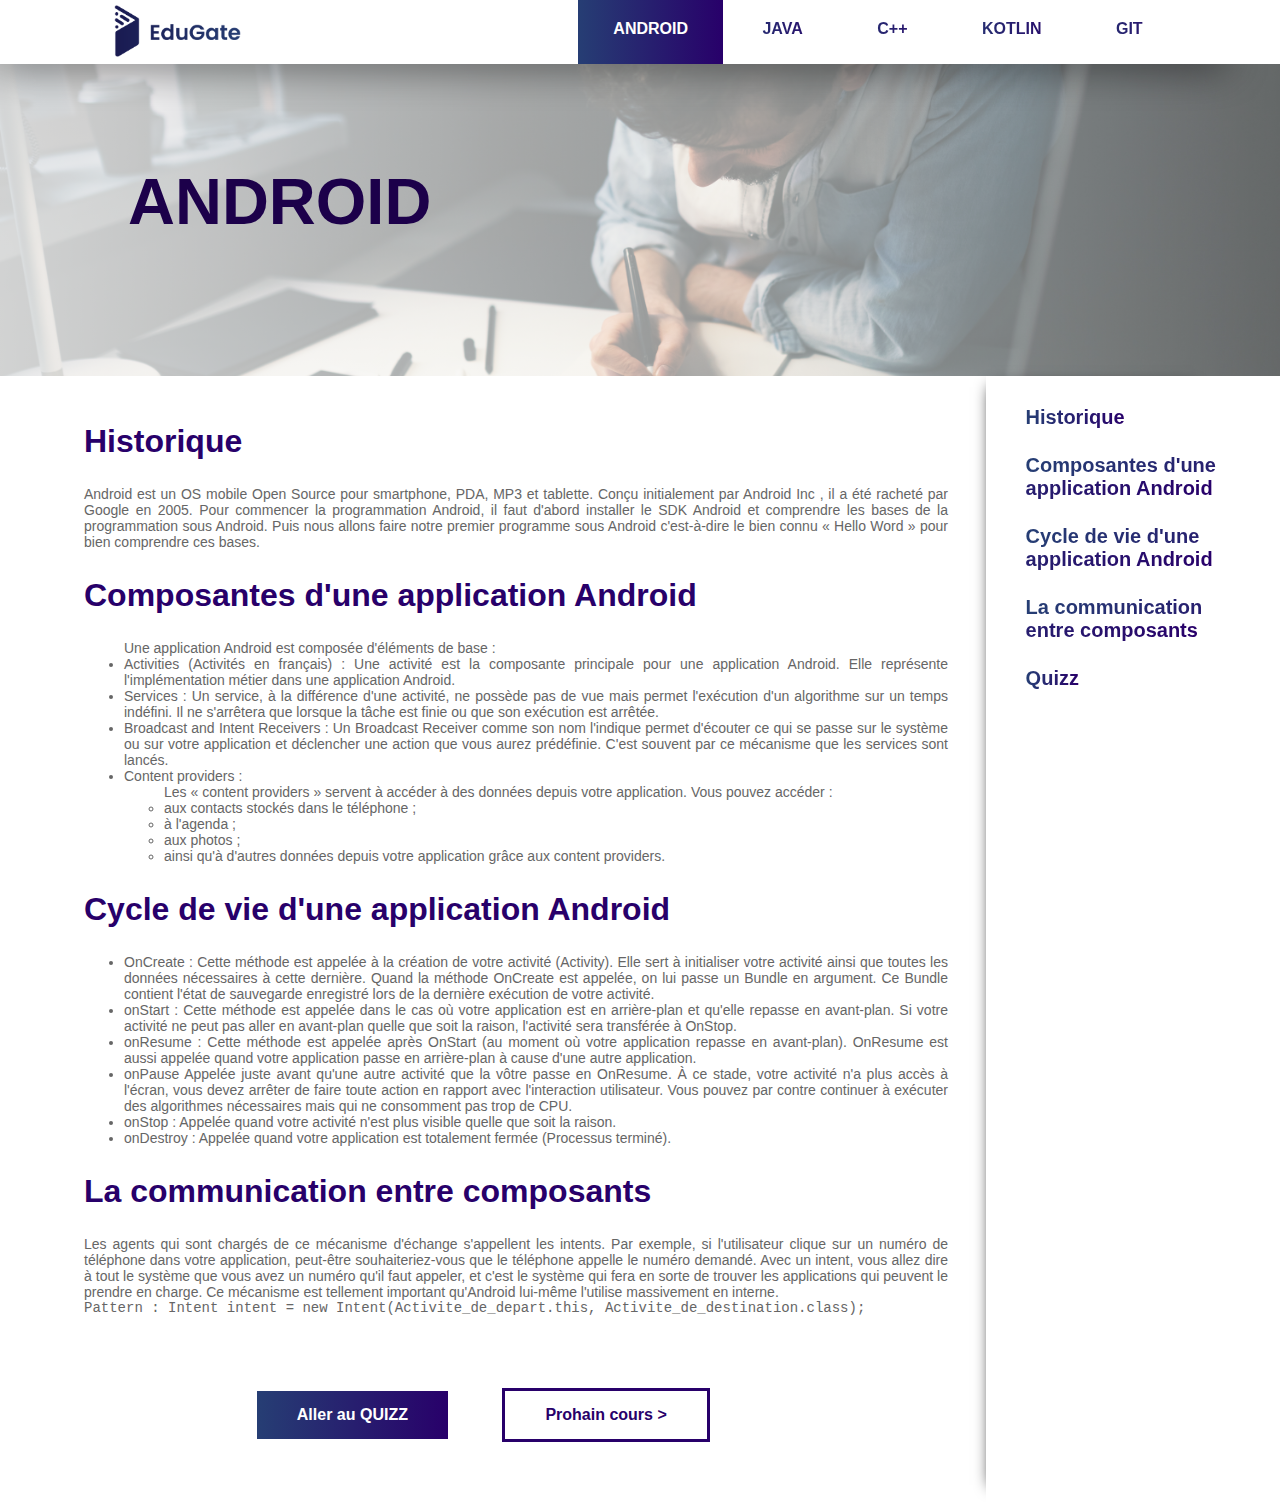
<file: pages/cours/android.html>
<html>

<head>
    <title>Android</title>
    <link rel="stylesheet" href="../../styles/cours.css">
    <meta charset="utf-8">
</head>

<body>
    <header>
        <nav>
            <a href="../../index.html">
                <img src="../../images/EduGateLogo.png" alt="logo">
            </a>
            <ul>
                <li>
                    <a href="android.html" class="active">ANDROID</a>
                </li>
                <li>
                    <a href="java.html">JAVA</a>
                </li>
                <li>
                    <a href="cpp.html">C++</a>
                </li>
                <li>
                    <a href="kotlin.html">KOTLIN</a>
                </li>
                <li>
                    <a href="git.html">GIT</a>
                </li>
            </ul>
        </nav>
        <div style="background-image:url('../../images/css-cover.jpg') ">
            <div class="overlay"></div>
            <article>
                <h1>ANDROID</h1>
            </article>
        </div>
    </header>
    <main>
        <section>
            <h2 id="hist">Historique</h2>
            <p>Android est un OS mobile Open Source pour smartphone, PDA, MP3 et tablette. Conçu initialement par Android Inc
                , il a été racheté par Google en 2005. Pour commencer la programmation Android, il faut d'abord installer
                le SDK Android et comprendre les bases de la programmation sous Android. Puis nous allons faire notre premier
                programme sous Android c'est-à-dire le bien connu « Hello Word » pour bien comprendre ces bases. </p>
            <h2 id="comp">Composantes d'une application Android</h2>
            <p>
                <ul>Une application Android est composée d'éléments de base :

                    <li>Activities (Activités en français) : Une activité est la composante principale pour une application Android.
                        Elle représente l'implémentation métier dans une application Android. </li>

                    <li>Services : Un service, à la différence d'une activité, ne possède pas de vue mais permet l'exécution
                        d'un algorithme sur un temps indéfini. Il ne s'arrêtera que lorsque la tâche est finie ou que son
                        exécution est arrêtée. </li>

                    <li>Broadcast and Intent Receivers : Un Broadcast Receiver comme son nom l'indique permet d'écouter ce qui
                        se passe sur le système ou sur votre application et déclencher une action que vous aurez prédéfinie.
                        C'est souvent par ce mécanisme que les services sont lancés.</li>

                    <li>Content providers :
                        <ul>


                            Les « content providers » servent à accéder à des données depuis votre application. Vous pouvez accéder :

                            <li>aux contacts stockés dans le téléphone ;</li>
                            <li>à l'agenda ;</li>
                            <li>aux photos ;</li>
                            <li>ainsi qu'à d'autres données depuis votre application grâce aux content providers.</li>
                        </ul>
                    </li>
                </ul>
            </p>
            <h2 id="cycle">Cycle de vie d'une application Android</h2>
            <p>
                <ul>
                    <li>OnCreate : Cette méthode est appelée à la création de votre activité (Activity). Elle sert à initialiser
                        votre activité ainsi que toutes les données nécessaires à cette dernière. Quand la méthode OnCreate
                        est appelée, on lui passe un Bundle en argument. Ce Bundle contient l'état de sauvegarde enregistré
                        lors de la dernière exécution de votre activité.</li>
                    <li>onStart : Cette méthode est appelée dans le cas où votre application est en arrière-plan et qu'elle repasse
                        en avant-plan. Si votre activité ne peut pas aller en avant-plan quelle que soit la raison, l'activité
                        sera transférée à OnStop.</li>
                    <li>onResume : Cette méthode est appelée après OnStart (au moment où votre application repasse en avant-plan).
                        OnResume est aussi appelée quand votre application passe en arrière-plan à cause d'une autre application.</li>
                    <li>onPause Appelée juste avant qu'une autre activité que la vôtre passe en OnResume. À ce stade, votre activité
                        n'a plus accès à l'écran, vous devez arrêter de faire toute action en rapport avec l'interaction
                        utilisateur. Vous pouvez par contre continuer à exécuter des algorithmes nécessaires mais qui ne
                        consomment pas trop de CPU.</li>
                    <li>onStop : Appelée quand votre activité n'est plus visible quelle que soit la raison.</li>
                    <li>onDestroy : Appelée quand votre application est totalement fermée (Processus terminé).</li>
                </ul>
            </p>
            <h2>La communication entre composants</h2>
            <p>Les agents qui sont chargés de ce mécanisme d'échange s'appellent les intents. Par exemple, si l'utilisateur
                clique sur un numéro de téléphone dans votre application, peut-être souhaiteriez-vous que le téléphone appelle
                le numéro demandé. Avec un intent, vous allez dire à tout le système que vous avez un numéro qu'il faut appeler,
                et c'est le système qui fera en sorte de trouver les applications qui peuvent le prendre en charge. Ce mécanisme
                est tellement important qu'Android lui-même l'utilise massivement en interne.
                <br>
                <code>Pattern : Intent intent = new Intent(Activite_de_depart.this, Activite_de_destination.class);</code>
            </p>
            <br>

            </p>

            <aside>
                <a href="../questions/android.html">Aller au QUIZZ</a>
                <a href="git.html">Prohain cours ></a>
            </aside>
        </section>
        <aside>
            <ul>
                <li>
                    <a href="#hist">Historique</a>
                </li>
                <li>
                    <a href="#comp">Composantes d'une application Android</a>
                </li>
                <li>
                    <a href="#cycle">Cycle de vie d'une application Android</a>
                </li>
                <li>
                    <a href="#com">La communication entre composants</a>
                </li>
                <li>
                    <a href="../questions/android.html">Quizz</a>
                </li>
            </ul>
        </aside>
        <div style="clear: both"></div>
    </main>
</body>

</html>
</file>
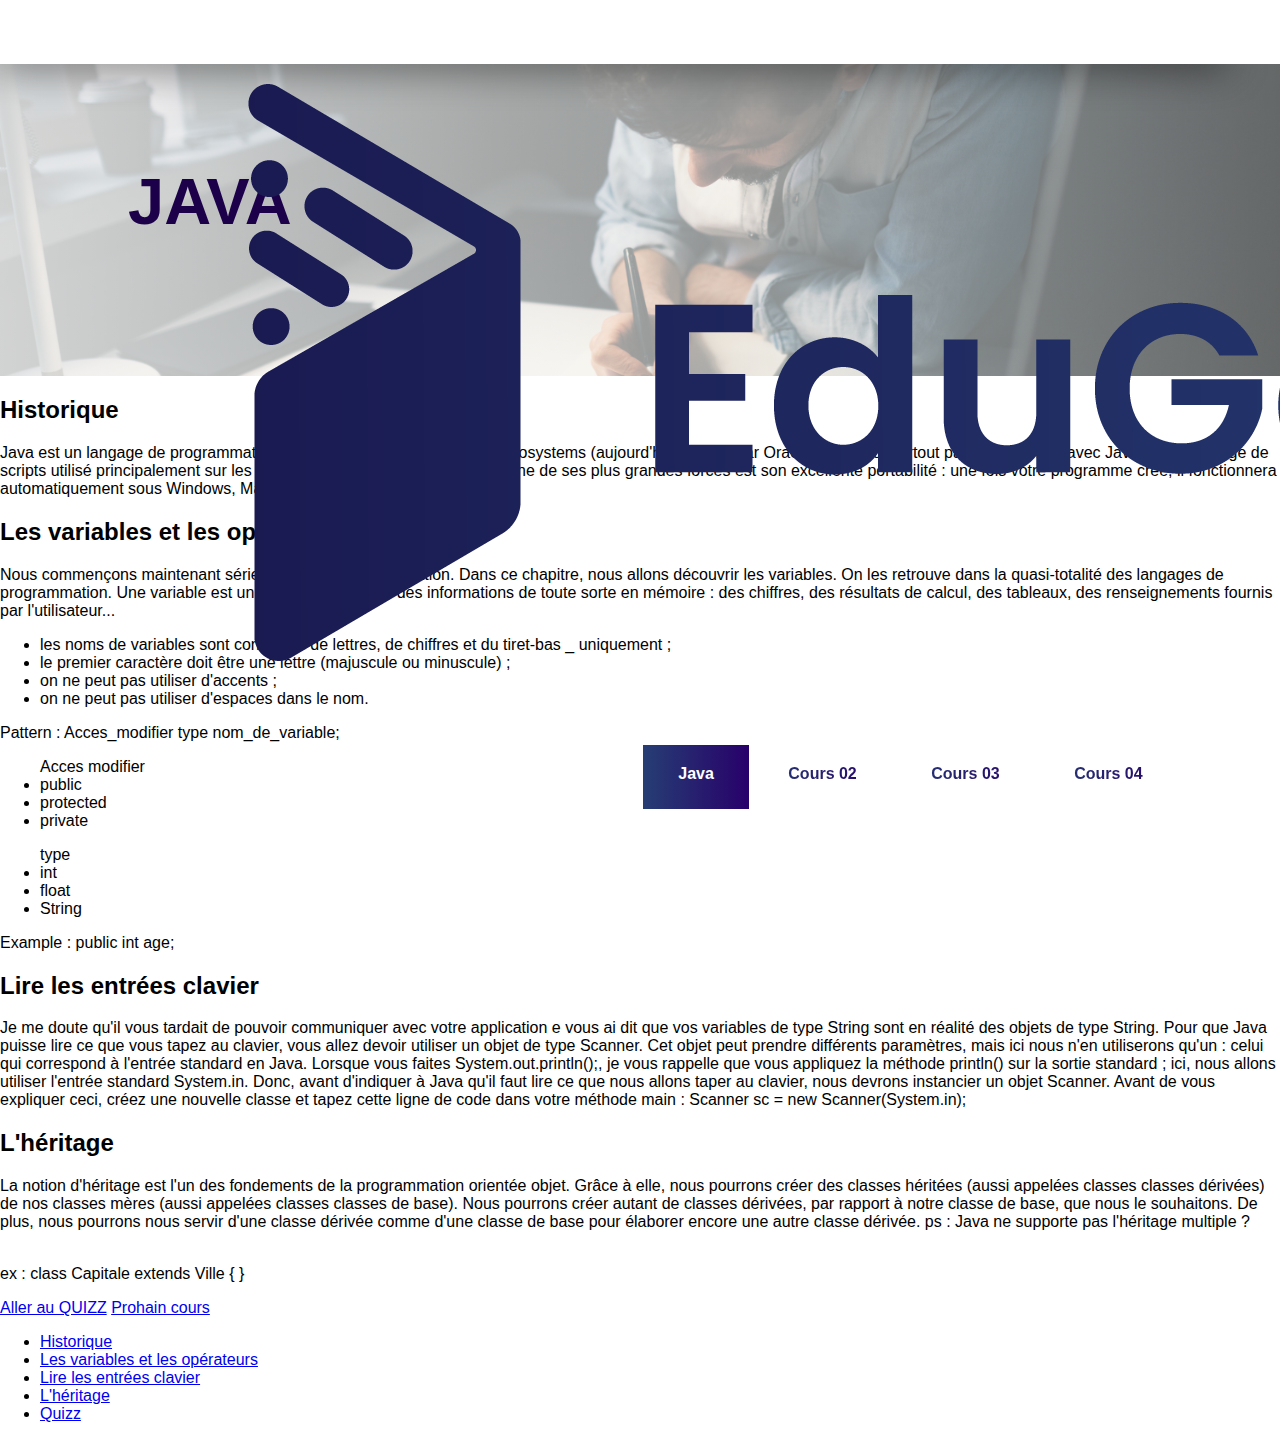
<file: pages/cours/cours1.html>
<html>
    <head>
        <title>Java</title>
        <link rel="stylesheet" href="../../styles/cours.css">
        <meta charset="utf-8">
    </head>
    <body>
        <header>
            <nav>
                <img src="../../images/EduGateLogo.png" alt="logo">
                <ul>
                    <li><a href="#" class="active">Java</a></li>
                    <li><a href="#">Cours 02</a></li>
                    <li><a href="#">Cours 03</a></li>
                    <li><a href="#">Cours 04</a></li>
                </ul>
            </nav>
            <div style="background-image:url('../../images/css-cover.jpg') ">
                <div class="overlay"></div>
                <article>
                    <h1>JAVA</h1>
                
                </article>
            </div>
        </header>
        <div id="container">
            <section>
                <h2>Historique</h2>
                <p>Java est un langage de programmation moderne développé par Sun Microsystems (aujourd'hui racheté par Oracle). Il ne faut surtout pas le confondre avec JavaScript (langage de scripts utilisé principalement sur les sites web), car Java n'a rien à voir.
Une de ses plus grandes forces est son excellente portabilité : une fois votre programme créé, il fonctionnera automatiquement sous Windows, Mac, Linux, etc.</p>
                <h2>Les variables et les opérateurs</h2>
                <p>Nous commençons maintenant sérieusement la programmation. Dans ce chapitre, nous allons découvrir les variables. On les retrouve dans la quasi-totalité des langages de programmation. Une variable est un élément qui stocke des informations de toute sorte en mémoire : des chiffres, des résultats de calcul, des tableaux, des renseignements fournis par l'utilisateur...

                <ul><li>les noms de variables sont constitués de lettres, de chiffres et du tiret-bas _ uniquement ;</li>
                <li>le premier caractère doit être une lettre (majuscule ou minuscule) ;</li>
                <li>on ne peut pas utiliser d'accents ;</li>
                <li>on ne peut pas utiliser d'espaces dans le nom.</li></ul>
                    Pattern : Acces_modifier type nom_de_variable;

                <ul>Acces modifier <li>public</li><li> protected</li> <li>private</li></ul> 
                <ul>type  <li>int</li> <li>float</li> <li>String</li></ul>

                Example : public int age;
                </p>
                <h2>Lire les entrées clavier</h2>
                <p>Je me doute qu'il vous tardait de pouvoir communiquer avec votre application
e vous ai dit que vos variables de type String sont en réalité des objets de type String. Pour que Java puisse lire ce que
vous tapez au clavier, vous allez devoir utiliser un objet de type Scanner. Cet objet peut prendre différents paramètres, mais ici
nous n'en utiliserons qu'un : celui qui correspond à l'entrée standard en Java. Lorsque vous faites
System.out.println();, je vous rappelle que vous appliquez la méthode println() sur la sortie standard ; ici, nous
allons utiliser l'entrée standard System.in. Donc, avant d'indiquer à Java qu'il faut lire ce que nous allons taper au clavier,
nous devrons instancier un objet Scanner. Avant de vous expliquer ceci, créez une nouvelle classe et tapez cette ligne de code
dans votre méthode main :
    Scanner sc = new Scanner(System.in);</p>
                <h2>L'héritage</h2>
                    <p>La notion d'héritage est l'un des fondements de la programmation orientée objet. Grâce
                    à elle, nous pourrons créer des classes héritées (aussi appelées classes classes dérivées) de nos classes mères (aussi appelées
                    classes classes de base). Nous pourrons créer autant de classes dérivées, par rapport à notre classe de base, que nous le
                    souhaitons. De plus, nous pourrons nous servir d'une classe dérivée comme d'une classe de base pour élaborer encore une autre
                    classe dérivée.
                    ps : Java ne supporte pas l'héritage multiple ?</p><br>

                    ex : class Capitale extends Ville {
                    }</p>

                <aside>
                    <a href="../questions/cours1.html">Aller au QUIZZ</a>
                    <a href="cours2.html">Prohain cours</a>
                </aside>
            </section>
            <aside>
                <ul>
                    <li><a href="#">Historique</a></li>
                    <li><a href="#">Les variables et les opérateurs</a></li>
                    <li><a href="#">Lire les entrées clavier</a></li>
                    <li><a href="#">L'héritage</a></li>
                    <li><a href="#">Quizz</a></li>
                </ul>
            </aside>
            <div style="clear: both"></div>
        </div>
    <!--
    <a class="effet-gauche" href="../questions/cours1.html">Passer Aux Questions</a>-->
    </body>
</html>
</file>
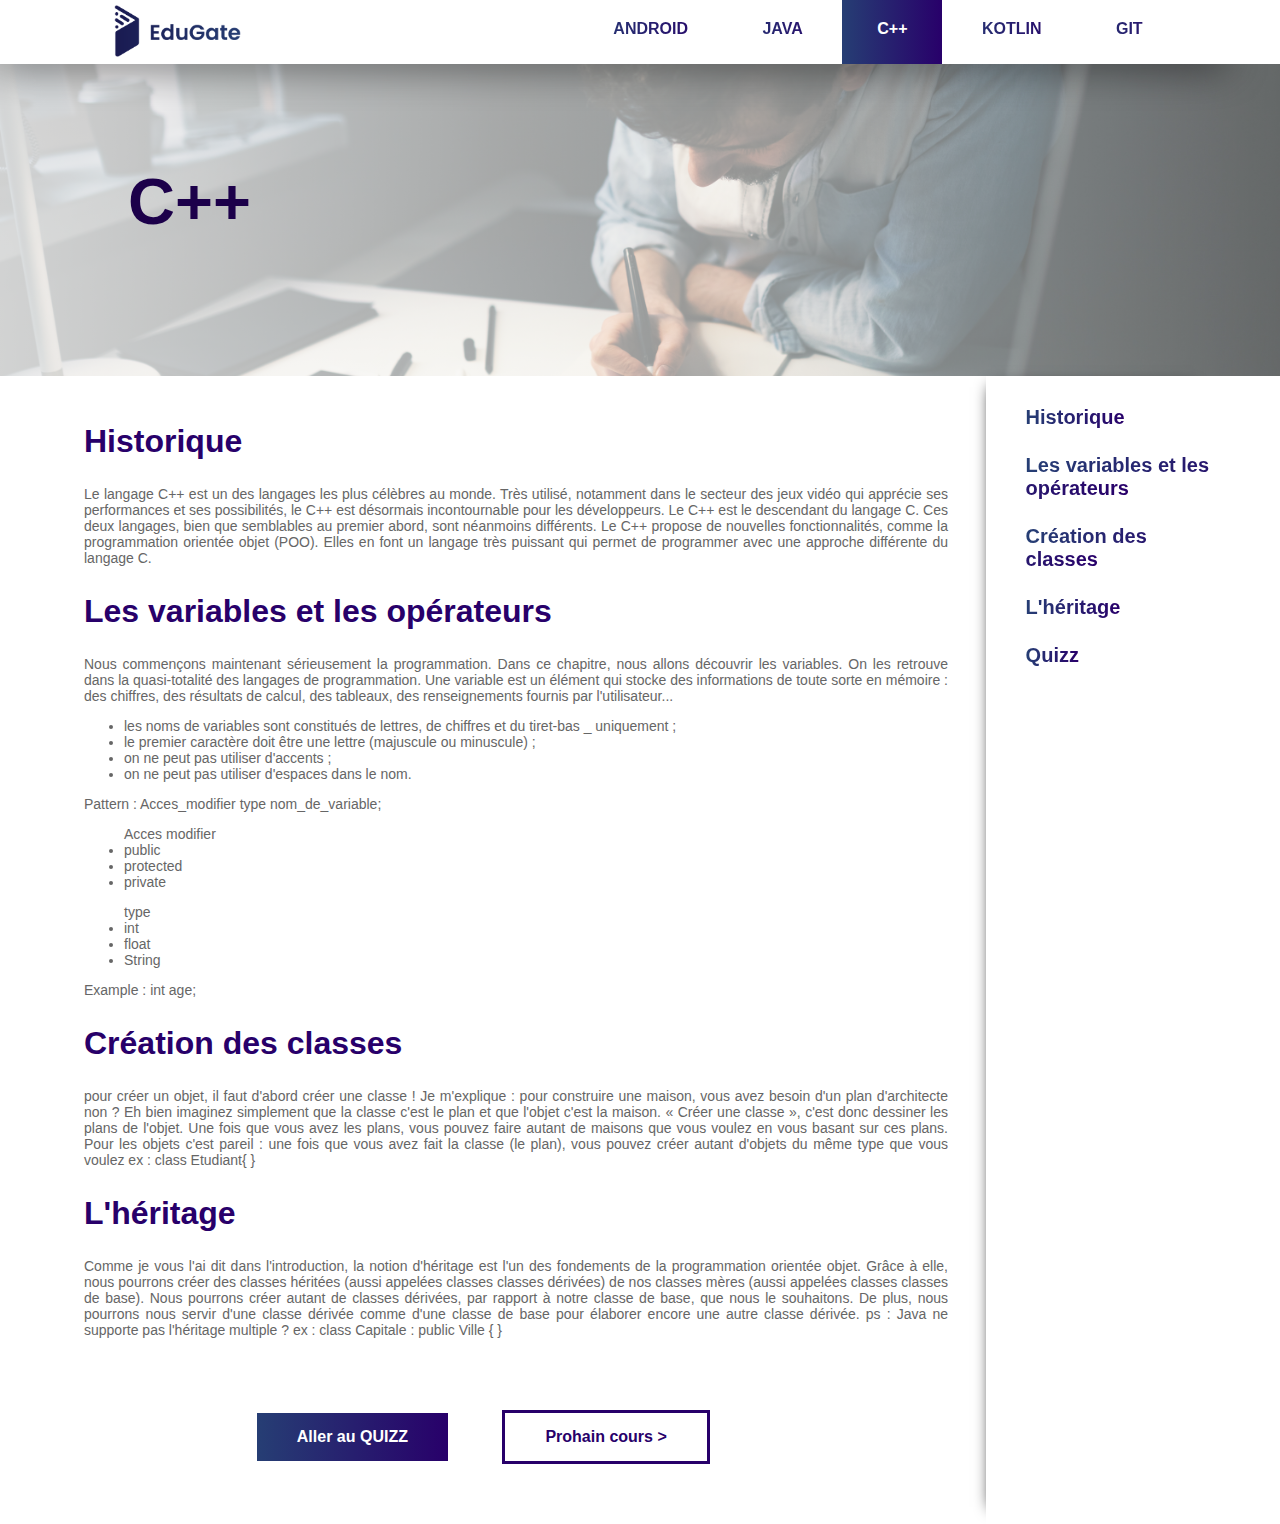
<file: pages/cours/cpp.html>
<html>

<head>
    <title>C++</title>
    <link rel="stylesheet" href="../../styles/cours.css">
    <meta charset="utf-8">
</head>

<body>
    <header>
        <nav>
            <a href="../../index.html">
                <img src="../../images/EduGateLogo.png" alt="logo">
            </a>
            <ul>
                <li>
                    <a href="android.html">ANDROID</a>
                </li>
                <li>
                    <a href="java.html">JAVA</a>
                </li>
                <li>
                    <a href="cpp.html" class="active">C++</a>
                </li>
                <li>
                    <a href="kotlin.html">KOTLIN</a>
                </li>
                <li>
                    <a href="git.html">GIT</a>
                </li>
            </ul>
        </nav>
        <div style="background-image:url('../../images/css-cover.jpg') ">
            <div class="overlay"></div>
            <article>
                <h1>C++</h1>

            </article>
        </div>
    </header>
    <main>
        <section>
            <h2 id="hist">Historique</h2>
            <p>Le langage C++ est un des langages les plus célèbres au monde. Très utilisé, notamment dans le secteur des jeux
                vidéo qui apprécie ses performances et ses possibilités, le C++ est désormais incontournable pour les développeurs.
                Le C++ est le descendant du langage C. Ces deux langages, bien que semblables au premier abord, sont néanmoins
                différents. Le C++ propose de nouvelles fonctionnalités, comme la programmation orientée objet (POO). Elles
                en font un langage très puissant qui permet de programmer avec une approche différente du langage C.</p>
            <h2 id="var">Les variables et les opérateurs</h2>
            <p>Nous commençons maintenant sérieusement la programmation. Dans ce chapitre, nous allons découvrir les variables.
                On les retrouve dans la quasi-totalité des langages de programmation. Une variable est un élément qui stocke
                des informations de toute sorte en mémoire : des chiffres, des résultats de calcul, des tableaux, des renseignements
                fournis par l'utilisateur...

                <ul>
                    <li>les noms de variables sont constitués de lettres, de chiffres et du tiret-bas _ uniquement ;</li>
                    <li>le premier caractère doit être une lettre (majuscule ou minuscule) ;</li>
                    <li>on ne peut pas utiliser d'accents ;</li>
                    <li>on ne peut pas utiliser d'espaces dans le nom.</li>
                </ul>
                <p>Pattern : Acces_modifier type nom_de_variable;</p>

                <ul>Acces modifier
                    <li>public</li>
                    <li> protected</li>
                    <li>private</li>
                </ul>
                <ul>type
                    <li>int</li>
                    <li>float</li>
                    <li>String</li>
                </ul>
                <p>
                    <p>Example : int age;</p>
                </p>
                <h2 id="creation">Création des classes</h2>
                <p>pour créer un objet, il faut d'abord créer une classe ! Je m'explique : pour construire une maison, vous
                    avez besoin d'un plan d'architecte non ? Eh bien imaginez simplement que la classe c'est le plan et que
                    l'objet c'est la maison. « Créer une classe », c'est donc dessiner les plans de l'objet. Une fois que
                    vous avez les plans, vous pouvez faire autant de maisons que vous voulez en vous basant sur ces plans.
                    Pour les objets c'est pareil : une fois que vous avez fait la classe (le plan), vous pouvez créer autant
                    d'objets du même type que vous voulez ex : class Etudiant{ }

                </p>
                <h2 id="her">L'héritage</h2>
                <p>Comme je vous l'ai dit dans l'introduction, la notion d'héritage est l'un des fondements de la programmation
                    orientée objet. Grâce à elle, nous pourrons créer des classes héritées (aussi appelées classes classes
                    dérivées) de nos classes mères (aussi appelées classes classes de base). Nous pourrons créer autant de
                    classes dérivées, par rapport à notre classe de base, que nous le souhaitons. De plus, nous pourrons
                    nous servir d'une classe dérivée comme d'une classe de base pour élaborer encore une autre classe dérivée.
                    ps : Java ne supporte pas l'héritage multiple ? ex : class Capitale : public Ville { }
                </p>
                <br>

                <aside>
                    <a href="../questions/cpp.html">Aller au QUIZZ</a>
                    <a href="java.html">Prohain cours ></a>
                </aside>
        </section>
        <aside>
            <ul>
                <li>
                    <a href="#hits">Historique</a>
                </li>
                <li>
                    <a href="#var">Les variables et les opérateurs</a>
                </li>
                <li>
                    <a href="#creation">Création des classes</a>
                </li>
                <li>
                    <a href="#her">L'héritage</a>
                </li>
                <li>
                    <a href="../questions/cpp.html">Quizz</a>
                </li>
            </ul>
        </aside>
        <div style="clear: both"></div>
    </main>
</body>

</html>
</file>
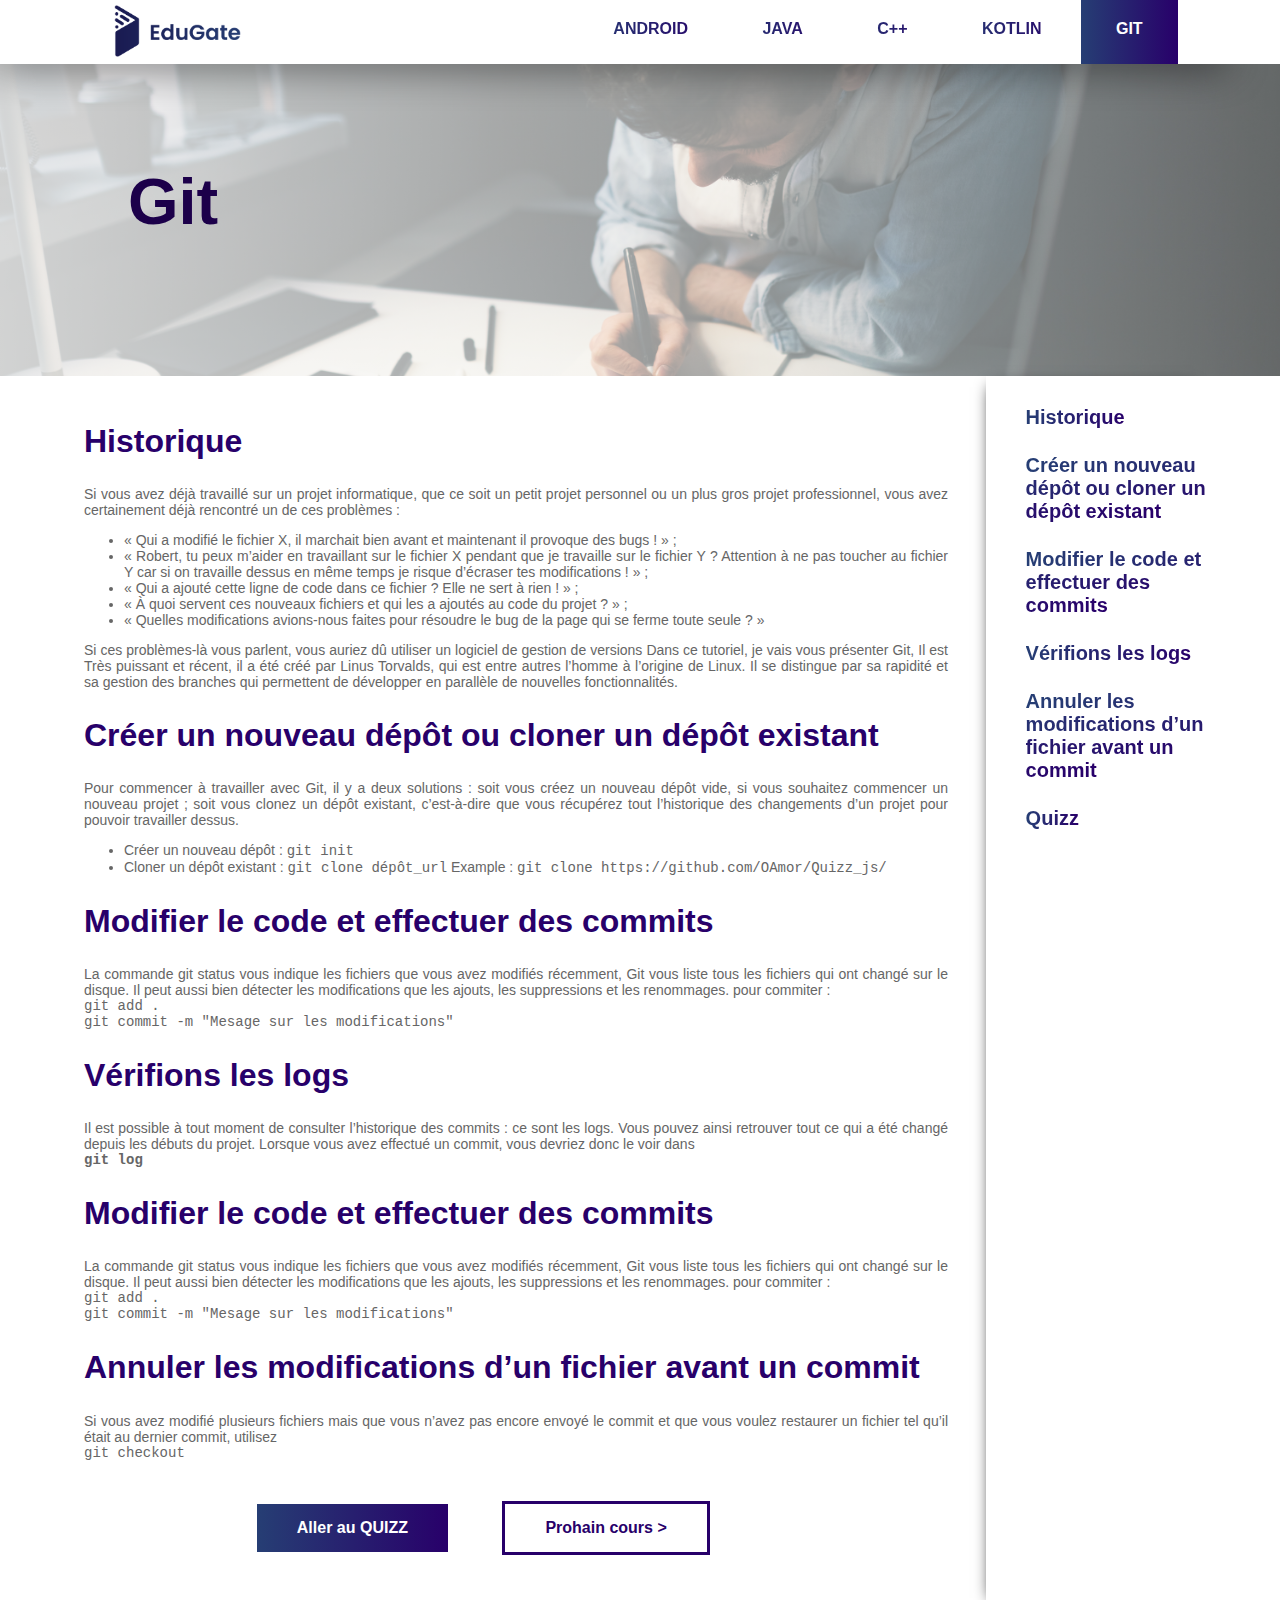
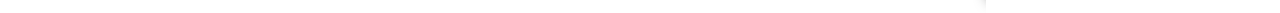
<file: pages/cours/git.html>
<html>

<head>
    <title>Git</title>
    <link rel="stylesheet" href="../../styles/cours.css">
    <meta charset="utf-8">
</head>

<body>
    <header>
        <nav>
            <a href="../../index.html">
                <img src="../../images/EduGateLogo.png" alt="logo">
            </a>
            <ul>
                <li>
                    <a href="android.html">ANDROID</a>
                </li>
                <li>
                    <a href="java.html">JAVA</a>
                </li>
                <li>
                    <a href="cpp.html">C++</a>
                </li>
                <li>
                    <a href="kotlin.html">KOTLIN</a>
                </li>
                <li>
                    <a href="git.html" class="active">GIT</a>
                </li>
            </ul>
        </nav>
        <div style="background-image:url('../../images/css-cover.jpg') ">
            <div class="overlay"></div>
            <article>
                <h1>Git</h1>

            </article>
        </div>
    </header>
    <main>
        <section>
            <h2 id="hist">Historique</h2>
            <p>Si vous avez déjà travaillé sur un projet informatique, que ce soit un petit projet personnel ou un plus gros
                projet professionnel, vous avez certainement déjà rencontré un de ces problèmes :
                <ul>
                    <li>
                        « Qui a modifié le fichier X, il marchait bien avant et maintenant il provoque des bugs ! » ;
                    </li>
                    <li>« Robert, tu peux m’aider en travaillant sur le fichier X pendant que je travaille sur le fichier Y ?
                        Attention à ne pas toucher au fichier Y car si on travaille dessus en même temps je risque d’écraser
                        tes modifications ! » ;
                    </li>
                    <li>« Qui a ajouté cette ligne de code dans ce fichier ? Elle ne sert à rien ! » ;
                    </li>
                    <li>« À quoi servent ces nouveaux fichiers et qui les a ajoutés au code du projet ? » ;
                    </li>
                    <li>« Quelles modifications avions-nous faites pour résoudre le bug de la page qui se ferme toute seule ?
                        »
                    </li>
                </ul>
                <p>Si ces problèmes-là vous parlent, vous auriez dû utiliser un logiciel de gestion de versions Dans ce tutoriel,
                    je vais vous présenter Git, Il est Très puissant et récent, il a été créé par Linus Torvalds, qui est
                    entre autres l’homme à l’origine de Linux. Il se distingue par sa rapidité et sa gestion des branches
                    qui permettent de développer en parallèle de nouvelles fonctionnalités.</p>
                <h2>Créer un nouveau dépôt ou cloner un dépôt existant</h2>
                <p>Pour commencer à travailler avec Git, il y a deux solutions : soit vous créez un nouveau dépôt vide, si vous
                    souhaitez commencer un nouveau projet ; soit vous clonez un dépôt existant, c’est-à-dire que vous récupérez
                    tout l’historique des changements d’un projet pour pouvoir travailler dessus.</p>
                <ul>
                    <li>
                        Créer un nouveau dépôt :
                        <code>git init</code>
                    </li>

                    <li>Cloner un dépôt existant :
                        <code>git clone dépôt_url</code> Example :
                        <code>git clone https://github.com/OAmor/Quizz_js/</code>
                    </li>
                </ul>
            </p>
            <h2 id="modif">Modifier le code et effectuer des commits</h2>
            <p>La commande git status vous indique les fichiers que vous avez modifiés récemment, Git vous liste tous les fichiers
                qui ont changé sur le disque. Il peut aussi bien détecter les modifications que les ajouts, les suppressions
                et les renommages. pour commiter :
                <br>
                <code>git add .<br>
    git commit -m "Mesage sur les modifications"<br></code>
            </p>
            <h2>Vérifions les logs</h2>
            <p>Il est possible à tout moment de consulter l’historique des commits : ce sont les logs. Vous pouvez ainsi retrouver
                tout ce qui a été changé depuis les débuts du projet. Lorsque vous avez effectué un commit, vous devriez
                donc le voir dans
                <br>
                <code><b>git log</b></code> </p>


            <h2 id="modif2">Modifier le code et effectuer des commits</h2>
            <p>La commande git status vous indique les fichiers que vous avez modifiés récemment, Git vous liste tous les fichiers
                qui ont changé sur le disque. Il peut aussi bien détecter les modifications que les ajouts, les suppressions
                et les renommages. pour commiter :
                <br>
                <code>git add .<br>
    git commit -m "Mesage sur les modifications"</code>
            </p>
            <h2>Annuler les modifications d’un fichier avant un commit</h2>
            <p>Si vous avez modifié plusieurs fichiers mais que vous n’avez pas encore envoyé le commit et que vous voulez restaurer
                un fichier tel qu’il était au dernier commit, utilisez
                <br>
                <code>git checkout</code>
            </p>
            </ul>

            <aside>
                <a href="../questions/git.html">Aller au QUIZZ</a>
                <a href="../catalogue.html">Prohain cours ></a>
            </aside>
        </section>
        <aside>
            <ul>
                <li>
                    <a href="#hist">Historique</a>
                </li>
                <li>
                    <a href="#creation">Créer un nouveau dépôt ou cloner un dépôt existant</a>
                </li>
                <li>
                    <a href="#modif">Modifier le code et effectuer des commits</a>
                </li>
                <li>
                    <a href="#verif">Vérifions les logs</a>
                </li>
                <li>
                    <a href="#annuler">Annuler les modifications d’un fichier avant un commit</a>
                </li>
                <li>
                    <a href="../questions/git.html">Quizz</a>
                </li>
            </ul>
        </aside>
        <div style="clear: both"></div>
    </main>
</body>

</html>
</file>
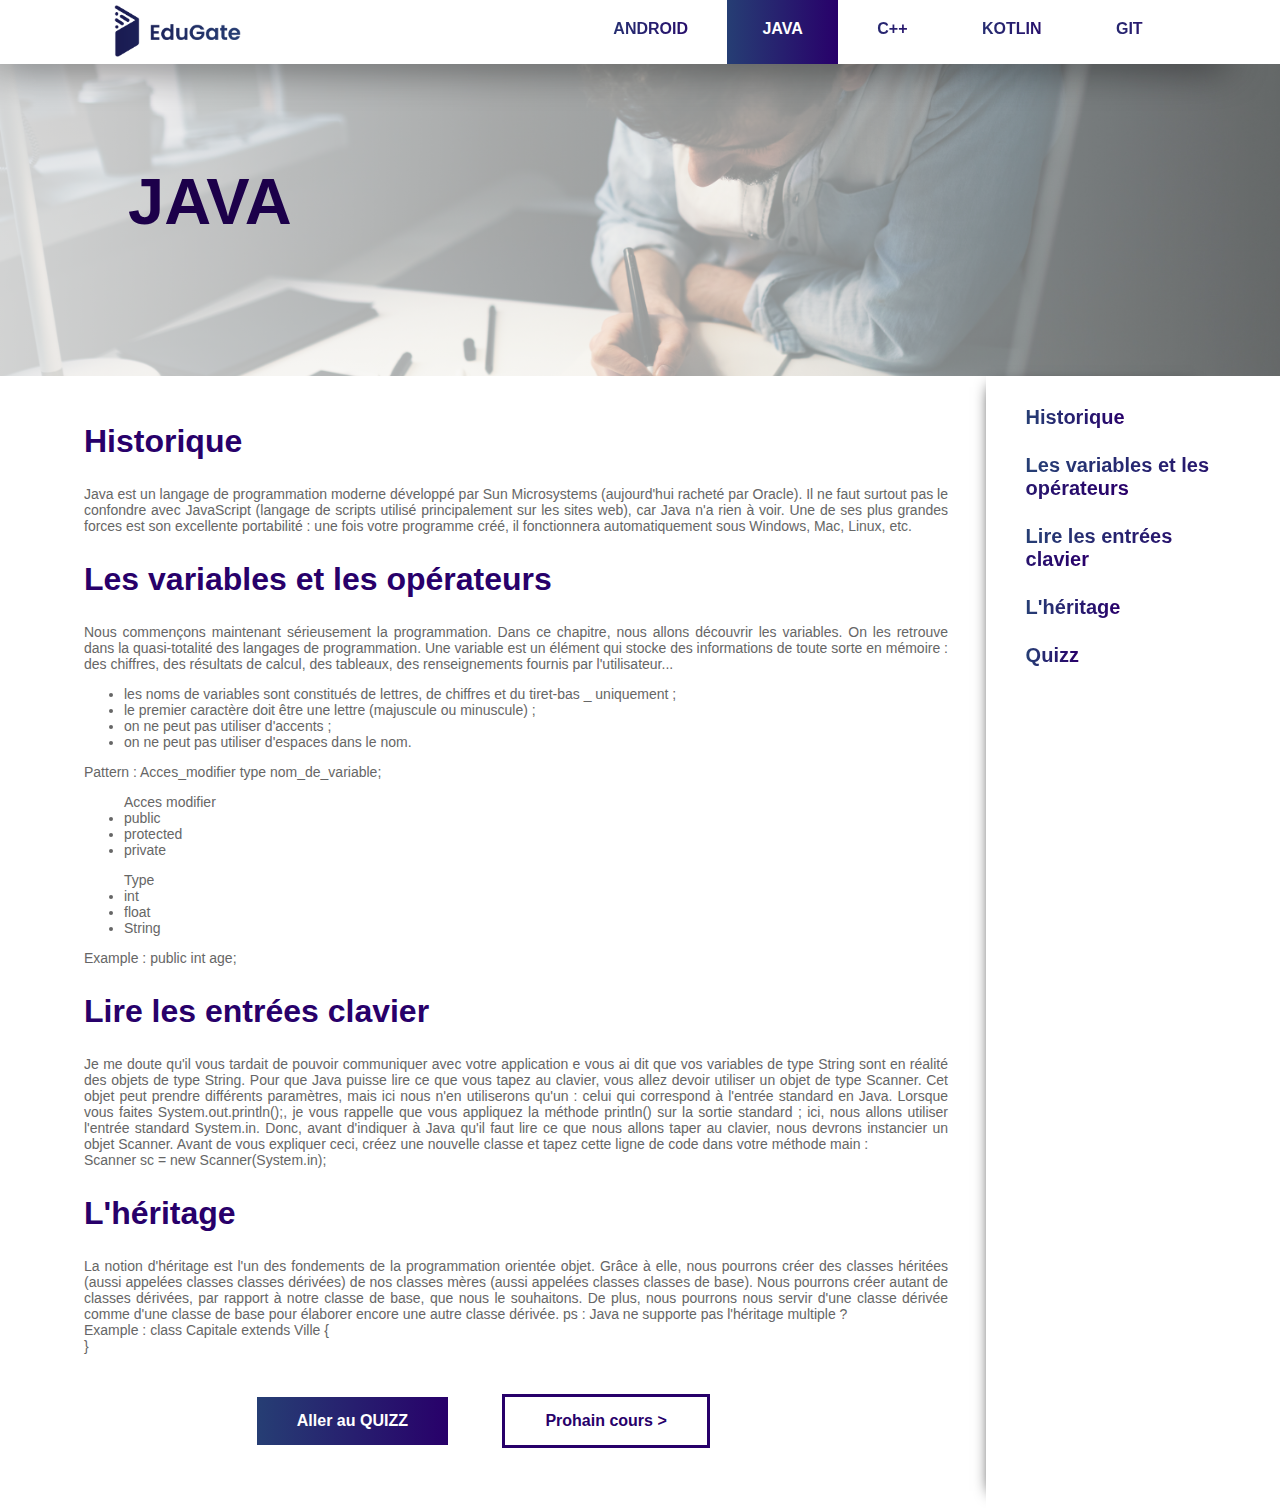
<file: pages/cours/java.html>
<html>

<head>
    <title>Java</title>
    <link rel="stylesheet" href="../../styles/cours.css">
    <meta charset="utf-8">
</head>

<body>
    <header>
        <nav>
            <a href="../../index.html">
                <img src="../../images/EduGateLogo.png" alt="logo">
            </a>
            <ul>
                <li>
                    <a href="android.html">ANDROID</a>
                </li>
                <li>
                    <a href="java.html" class="active">JAVA</a>
                </li>
                <li>
                    <a href="cpp.html">C++</a>
                </li>
                <li>
                    <a href="kotlin.html">KOTLIN</a>
                </li>
                <li>
                    <a href="git.html">GIT</a>
                </li>
            </ul>
        </nav>
        <div style="background-image:url('../../images/css-cover.jpg') ">
            <div class="overlay"></div>
            <article>
                <h1>JAVA</h1>

            </article>
        </div>
    </header>
    <main>
        <section>
            <h2 id="hist">Historique</h2>
            <p>Java est un langage de programmation moderne développé par Sun Microsystems (aujourd'hui racheté par Oracle).
                Il ne faut surtout pas le confondre avec JavaScript (langage de scripts utilisé principalement sur les sites
                web), car Java n'a rien à voir. Une de ses plus grandes forces est son excellente portabilité : une fois
                votre programme créé, il fonctionnera automatiquement sous Windows, Mac, Linux, etc.</p>
            <h2 id="var">Les variables et les opérateurs</h2>
            <p>Nous commençons maintenant sérieusement la programmation. Dans ce chapitre, nous allons découvrir les variables.
                On les retrouve dans la quasi-totalité des langages de programmation. Une variable est un élément qui stocke
                des informations de toute sorte en mémoire : des chiffres, des résultats de calcul, des tableaux, des renseignements
                fournis par l'utilisateur...

                <ul>
                    <li>les noms de variables sont constitués de lettres, de chiffres et du tiret-bas _ uniquement ;</li>
                    <li>le premier caractère doit être une lettre (majuscule ou minuscule) ;</li>
                    <li>on ne peut pas utiliser d'accents ;</li>
                    <li>on ne peut pas utiliser d'espaces dans le nom.</li>
                </ul>
                <p>Pattern : Acces_modifier type nom_de_variable;</p>

                <ul>Acces modifier
                    <li>public</li>
                    <li> protected</li>
                    <li>private</li>
                </ul>
                <ul>Type
                    <li>int</li>
                    <li>float</li>
                    <li>String</li>
                </ul>

                <p>Example : public int age;</p>
            </p>
            <h2 id="lire">Lire les entrées clavier</h2>
            <p>Je me doute qu'il vous tardait de pouvoir communiquer avec votre application e vous ai dit que vos variables
                de type String sont en réalité des objets de type String. Pour que Java puisse lire ce que vous tapez au
                clavier, vous allez devoir utiliser un objet de type Scanner. Cet objet peut prendre différents paramètres,
                mais ici nous n'en utiliserons qu'un : celui qui correspond à l'entrée standard en Java. Lorsque vous faites
                System.out.println();, je vous rappelle que vous appliquez la méthode println() sur la sortie standard ;
                ici, nous allons utiliser l'entrée standard System.in. Donc, avant d'indiquer à Java qu'il faut lire ce que
                nous allons taper au clavier, nous devrons instancier un objet Scanner. Avant de vous expliquer ceci, créez
                une nouvelle classe et tapez cette ligne de code dans votre méthode main :
                <br> Scanner sc = new Scanner(System.in);</p>
            <h2 id="heritage">L'héritage</h2>
            <p>La notion d'héritage est l'un des fondements de la programmation orientée objet. Grâce à elle, nous pourrons
                créer des classes héritées (aussi appelées classes classes dérivées) de nos classes mères (aussi appelées
                classes classes de base). Nous pourrons créer autant de classes dérivées, par rapport à notre classe de base,
                que nous le souhaitons. De plus, nous pourrons nous servir d'une classe dérivée comme d'une classe de base
                pour élaborer encore une autre classe dérivée. ps : Java ne supporte pas l'héritage multiple ?
                <br> Example : class Capitale extends Ville {
                <br> }
            </p>

            <aside id="quizz">
                <a href="../questions/java.html">Aller au QUIZZ</a>
                <a href="kotlin.html">Prohain cours ></a>
            </aside>
        </section>
        <aside>
            <ul>
                <li>
                    <a href="#hist">Historique</a>
                </li>
                <li>
                    <a href="#var">Les variables et les opérateurs</a>
                </li>
                <li>
                    <a href="#lire">Lire les entrées clavier</a>
                </li>
                <li>
                    <a href="#heritage">L'héritage</a>
                </li>
                <li>
                    <a href="../questions/java.html">Quizz</a>
                </li>
            </ul>
        </aside>
        <div style="clear: both"></div>
    </main>
</body>

</html>
</file>
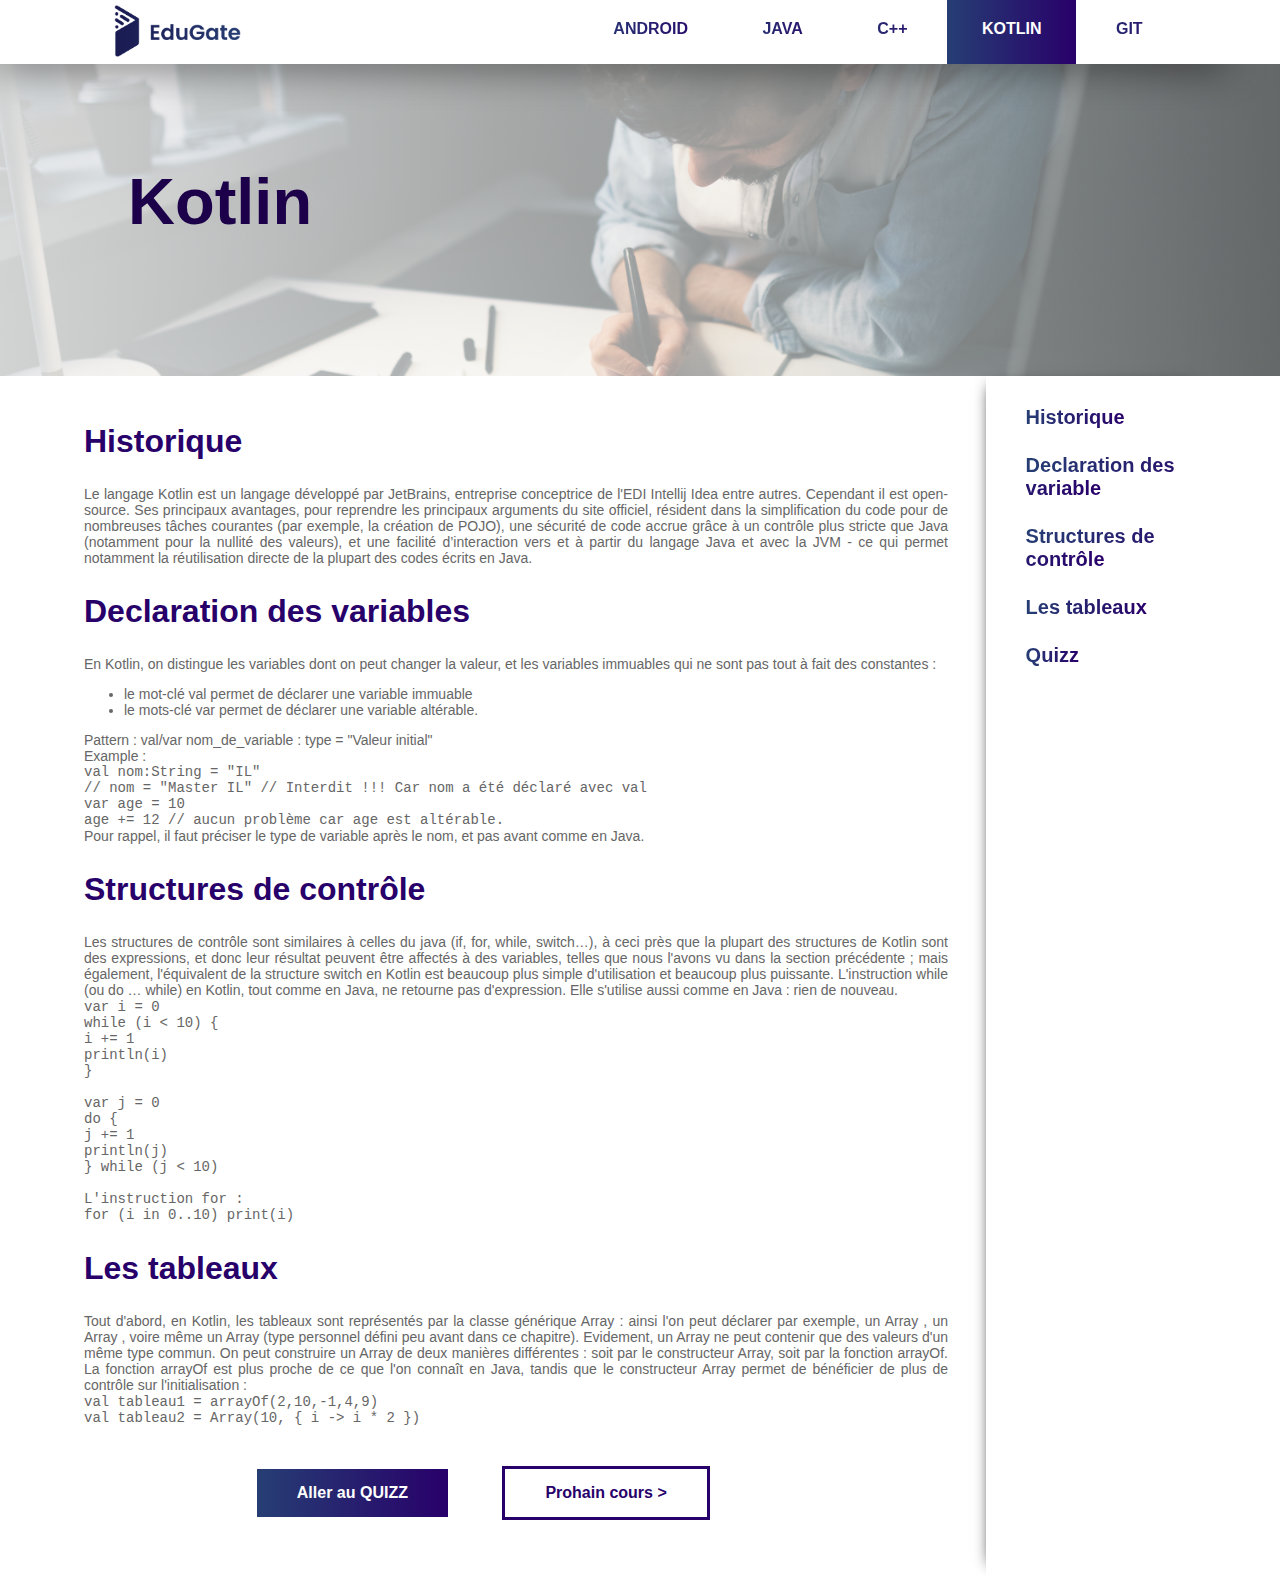
<file: pages/cours/kotlin.html>
<html>

<head>
    <title>Kotlin</title>
    <link rel="stylesheet" href="../../styles/cours.css">
    <meta charset="utf-8">
</head>

<body>
    <header>
        <nav>
            <a href="../../index.html">
                <img src="../../images/EduGateLogo.png" alt="logo">
            </a>
            <ul>
                <li>
                    <a href="android.html">ANDROID</a>
                </li>
                <li>
                    <a href="java.html">JAVA</a>
                </li>
                <li>
                    <a href="cpp.html">C++</a>
                </li>
                <li>
                    <a href="#" class="active">KOTLIN</a>
                </li>
                <li>
                    <a href="git.html">GIT</a>
                </li>
            </ul>
        </nav>
        <div style="background-image:url('../../images/css-cover.jpg') ">
            <div class="overlay"></div>
            <article>
                <h1>Kotlin</h1>

            </article>
        </div>
    </header>
    <main>
        <section>
            <h2 id="hist">Historique</h2>
            <p>Le langage Kotlin est un langage développé par JetBrains, entreprise conceptrice de l'EDI Intellij Idea entre
                autres. Cependant il est open-source. Ses principaux avantages, pour reprendre les principaux arguments du
                site officiel, résident dans la simplification du code pour de nombreuses tâches courantes (par exemple,
                la création de POJO), une sécurité de code accrue grâce à un contrôle plus stricte que Java (notamment pour
                la nullité des valeurs), et une facilité d’interaction vers et à partir du langage Java et avec la JVM -
                ce qui permet notamment la réutilisation directe de la plupart des codes écrits en Java.</p>
            <h2 id="dec">Declaration des variables</h2>
            <p>En Kotlin, on distingue les variables dont on peut changer la valeur, et les variables immuables qui ne sont
                pas tout à fait des constantes :
                <ul>
                    <li>le mot-clé val permet de déclarer une variable immuable</li>
                    <li>le mots-clé var permet de déclarer une variable altérable.</li>
                </ul>


                <p>Pattern : val/var nom_de_variable : type = "Valeur initial"
                    <br> Example :
                    <br>
                    <code>
val nom:String = "IL"<br>
// nom = "Master IL" // Interdit !!! Car nom a été déclaré avec val<br>
var age = 10<br>
age += 12 // aucun problème car age est altérable.<br></code> Pour rappel, il faut préciser le type de variable après le nom, et pas avant comme en Java.</p>
            </p>
            <h2 id="struct">Structures de contrôle</h2>
            <p>Les structures de contrôle sont similaires à celles du java (if, for, while, switch…), à ceci près que la plupart
                des structures de Kotlin sont des expressions, et donc leur résultat peuvent être affectés à des variables,
                telles que nous l'avons vu dans la section précédente ; mais également, l'équivalent de la structure switch
                en Kotlin est beaucoup plus simple d'utilisation et beaucoup plus puissante. L'instruction while (ou do …
                while) en Kotlin, tout comme en Java, ne retourne pas d'expression. Elle s'utilise aussi comme en Java :
                rien de nouveau.
                <code>
    <br>
var i = 0<br>
while (i < 10) {<br>
  i += 1<br>
  println(i)<br>
}
<br><br>
var j = 0<br>
do {<br>
   j += 1<br>
   println(j)<br>
} while (j < 10)<br><br>
L'instruction for : <br>
for (i in 0..10) print(i)</code>
            </p>
            <h2>Les tableaux</h2>
            <p>Tout d'abord, en Kotlin, les tableaux sont représentés par la classe générique Array : ainsi l'on peut déclarer
                par exemple, un Array
                <Int>, un Array
                    <String>, voire même un Array
                        <Personne> (type personnel défini peu avant dans ce chapitre). Evidement, un Array ne peut contenir que des
                            valeurs d'un même type commun. On peut construire un Array de deux manières différentes : soit
                            par le constructeur Array, soit par la fonction arrayOf. La fonction arrayOf est plus proche
                            de ce que l'on connaît en Java, tandis que le constructeur Array permet de bénéficier de plus
                            de contrôle sur l'initialisation :

                            <code><br>
val tableau1 = arrayOf(2,10,-1,4,9)<br>
val tableau2 = Array(10, { i -> i * 2 })</code>
            </p>

            <aside id="quizz">
                <a href="../questions/kotlin.html">Aller au QUIZZ</a>
                <a href="android.html">Prohain cours ></a>
            </aside>
        </section>
        <aside>
            <ul>
                <li>
                    <a href="#hist">Historique</a>
                </li>
                <li>
                    <a href="#dec">Declaration des variable</a>
                </li>
                <li>
                    <a href="#struct">Structures de contrôle </a>
                </li>
                <li>
                    <a href="#tab">Les tableaux</a>
                </li>
                <li>
                    <a href="../questions/kotlin.html">Quizz</a>
                </li>
            </ul>
        </aside>
        <div style="clear: both"></div>
    </main>
</body>

</html>
</file>
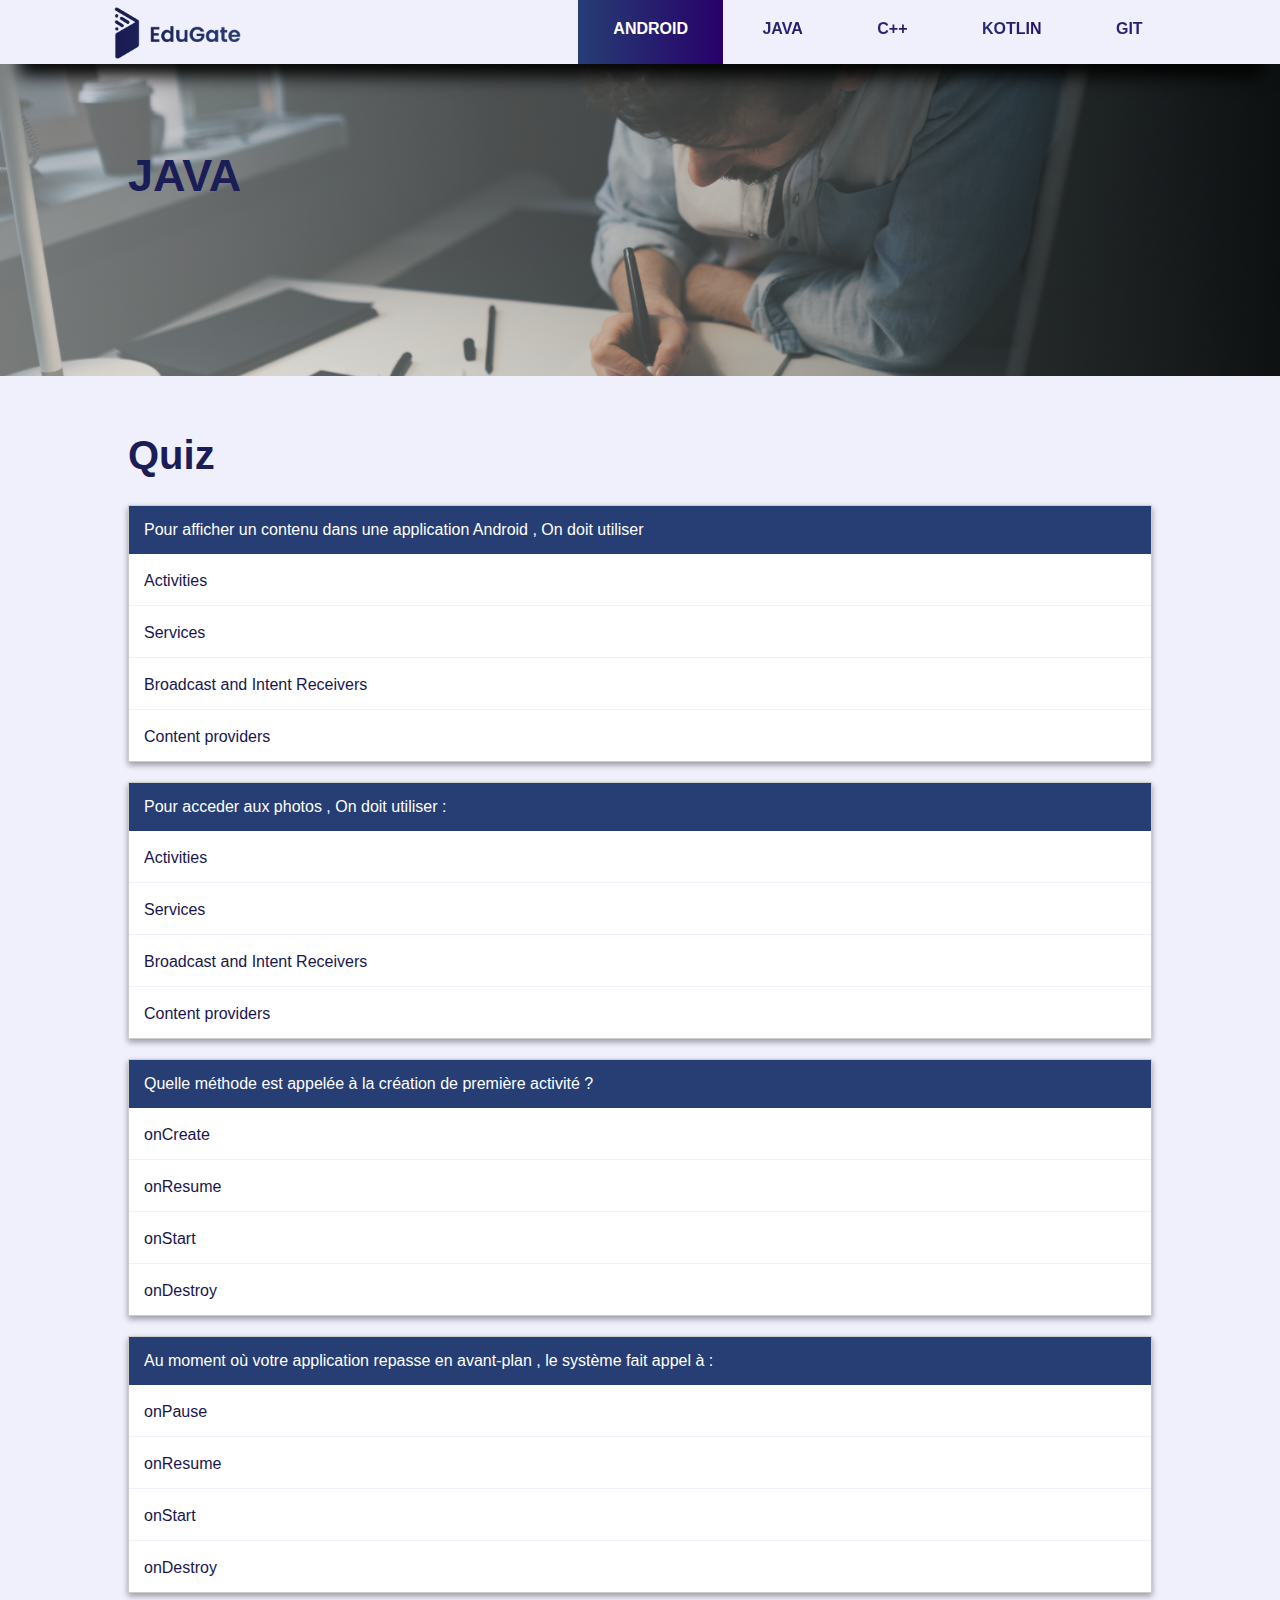
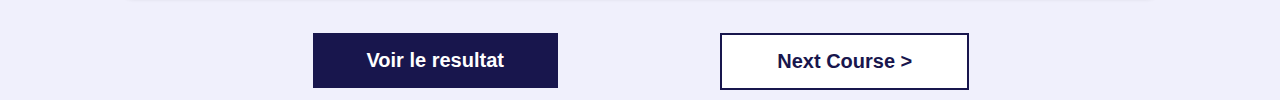
<file: pages/questions/android.html>
<html>
    <head>
        <title>Java | Questions</title>
        <meta charset="UTF-8">
        <link rel="stylesheet" href="../../styles/questions.css">
    </head>
    <body>
        <header>
            <nav>
                <a href="../../index.html">
                    <img src="../../images/EduGateLogo.png" alt="logo">
                </a>
                <ul>
                    <li><a href="../cours/android.html" class="active">ANDROID</a></li>
                    <li><a href="../cours/java.html">JAVA</a></li>
                    <li><a href="../cours/cpp.html">C++</a></li>
                    <li><a href="../cours/kotlin.html">KOTLIN</a></li>
                    <li><a href="../cours/git.html">GIT</a></li>
                </ul>
            </nav>
            <div style="background-image:url('../../images/css-cover.jpg') ">
                <div class="overlay"></div>
                <article>
                    <h1>JAVA</h1>
                </article>
            </div>
        </header>
        <div class="rowWithTwoColumn">
             <div class="left_col">
                <h1>Quiz</h1>
            </div>
            <div class="right_col">
                <p id="result"></p>
            </div>
        </div>
        <input id="nbr_quest" type="hidden" name="questions_number" value="4">
        <div class="container">
            <div class="question">
                <p class="question-body">
Pour afficher un contenu dans une application Android , On doit utiliser</p>
                <div class="question-content">
                    <ul>
                        <li>
                            <input type='radio' value='a' name='q1' id='radio1'/>
                            <label for='radio1'>Activities</label>
                        </li>
                        <li>
                            <input type='radio' value='b' name='q1'  id='radio2'/>
                            <label for='radio2'>Services</label>
                        </li>
                        <li>
                            <input type='radio' value='c' name='q1'  id='radio3'/>
                            <label for='radio3'>Broadcast and Intent Receivers</label>
                        </li>
                        <li>
                            <input type='radio' value='d' name='q1'  id='radio4'/>
                            <label for='radio4'>Content providers</label>
                        </li>
                    </ul>
                </div>
            </div>
            <div class="question">
                <p class="question-body">Pour acceder aux photos , On doit utiliser : </p>
                <div class="question-content">
                    <ul>
                        <li>
                            <input type='radio' value='a' name='q2' id='radio5'/>
                            <label for='radio5'>Activities</label>
                        </li>
                        <li>
                            <input type='radio' value='b' name='q2'  id='radio6'/>
                            <label for='radio6'>Services</label>
                        </li>
                        <li>
                            <input type='radio' value='c' name='q2'  id='radio7'/>
                            <label for='radio7'>Broadcast and Intent Receivers</label>
                        </li>
                        <li>
                            <input type='radio' value='d' name='q2'  id='radio8'/>
                            <label for='radio8'>Content providers</label>
                        </li>
                    </ul>
                </div>
            </div>
            <div class="question">
                <p class="question-body">Quelle méthode est appelée à la création de première activité ?</p>
                <div class="question-content">
                    <ul>
                        <li>
                            <input type='radio' value='a' name='q3' id='radio9'/>
                            <label for='radio9'>onCreate</label>
                        </li>
                        <li>
                            <input type='radio' value='b' name='q3'  id='radio10'/>
                            <label for='radio10'>onResume</label>
                        </li>
                        <li>
                            <input type='radio' value='c' name='q3'  id='radio11'/>
                            <label for='radio11'>onStart</label>
                        </li>
                        <li>
                            <input type='radio' value='d' name='q3'  id='radio12'/>
                            <label for='radio12'>onDestroy</label>
                        </li>
                    </ul>
                </div>
            </div>
            <div class="question">
                <p class="question-body">Au moment où votre application repasse en avant-plan , le système fait appel à :</p>
                <div class="question-content">
                    <ul>
                        <li>
                            <input type='radio' value='a' name='q4' id='radio13'/>
                            <label for='radio13'>onPause</label>
                        </li>
                        <li>
                            <input type='radio' value='b' name='q4'  id='radio14'/>
                            <label for='radio14'>onResume</label>
                        </li>
                        <li>
                            <input type='radio' value='c' name='q4'  id='radio15'/>
                            <label for='radio15'>onStart</label>
                        </li>
                        <li>
                            <input type='radio' value='d' name='q4'  id='radio16'/>
                            <label for='radio16'>onDestroy</label>
                        </li>
                    </ul>
                </div>
            </div>

            <div class="rowWithTwoColumn">
                 <div class="left_col">
                    <a onclick="calcScore(2)" class="effet-centre" href="#">Voir le resultat</a>
                </div>
                <div class="right_col">
                    <a class="effet-centre" href="../cours/kotlin.html">Next Course ></a>
                </div>
            </div>
            
        </div>
        <script src="../../data/data.js"></script>
        <script src="../../scripts/main.js"></script>
    </body>
</html>
</file>
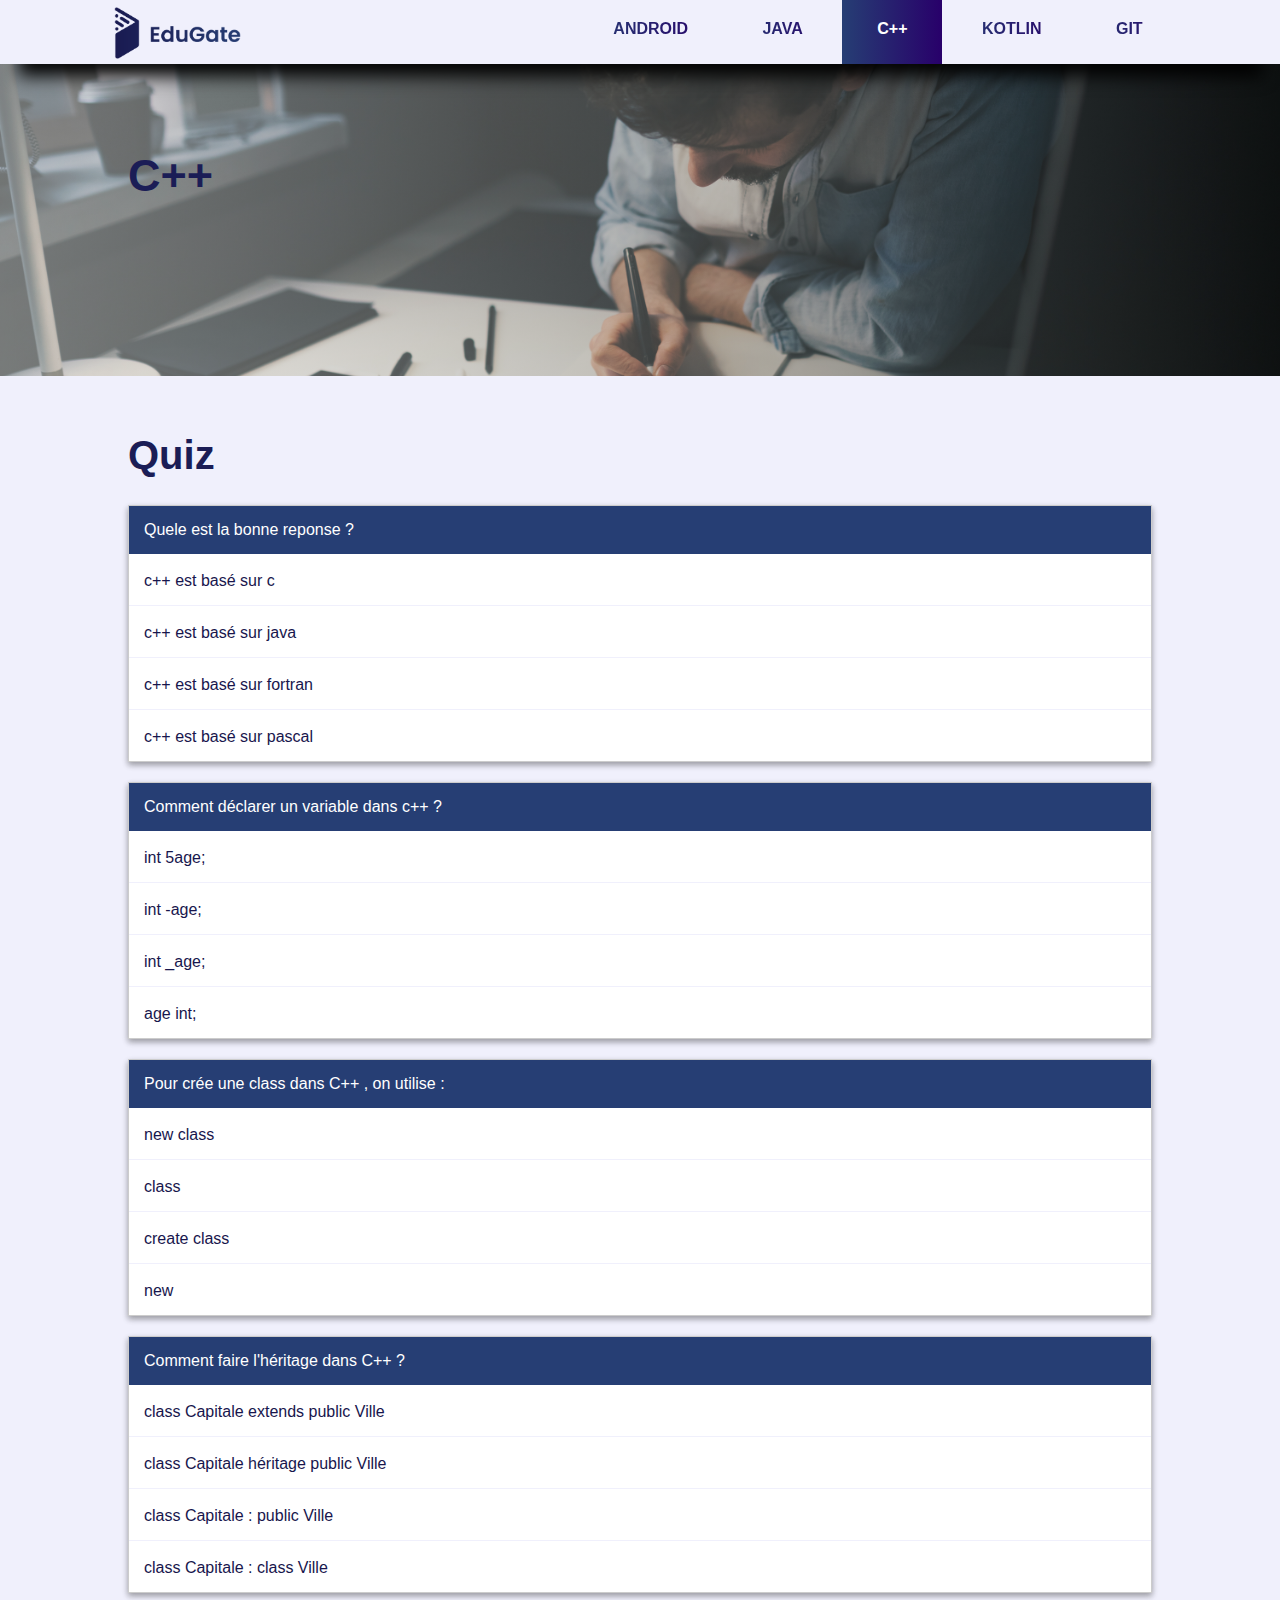
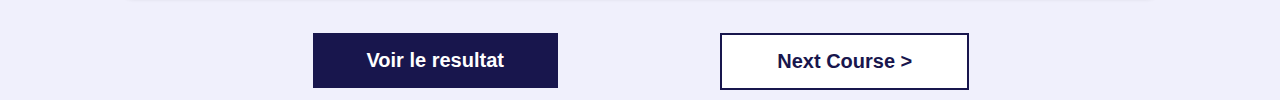
<file: pages/questions/cpp.html>
<html>
    <head>
        <title>C++ | Questions</title>
        <meta charset="UTF-8">
        <link rel="stylesheet" href="../../styles/questions.css">
    </head>
    <body>
        <header>
            <nav>
                <a href="../../index.html">
                    <img src="../../images/EduGateLogo.png" alt="logo">
                </a>
                <ul>
                    <li><a href="../cours/android.html">ANDROID</a></li>
                    <li><a href="../cours/java.html">JAVA</a></li>
                    <li><a href="../cours/cpp.html" class="active">C++</a></li>
                    <li><a href="../cours/kotlin.html">KOTLIN</a></li>
                    <li><a href="../cours/git.html">GIT</a></li>
                </ul>
            </nav>
            <div style="background-image:url('../../images/css-cover.jpg') ">
                <div class="overlay"></div>
                <article>
                    <h1>C++</h1>
                </article>
            </div>
        </header>
        <div class="rowWithTwoColumn">
             <div class="left_col">
                <h1>Quiz</h1>
            </div>
            <div class="right_col">
                <p id="result"></p>
            </div>
        </div>
        <input id="nbr_quest" type="hidden" name="questions_number" value="4">
        <div class="container">
            <div class="question">
                <p class="question-body">Quele est la bonne reponse ?</p>
                <div class="question-content">
                    <ul>
                        <li>
                            <input type='radio' value='a' name='q1' id='radio1'/>
                            <label for='radio1'>c++ est basé sur c</label>
                        </li>
                        <li>
                            <input type='radio' value='b' name='q1'  id='radio2'/>
                            <label for='radio2'>c++ est basé sur java</label>
                        </li>
                        <li>
                            <input type='radio' value='c' name='q1'  id='radio3'/>
                            <label for='radio3'>c++ est basé sur fortran</label>
                        </li>
                        <li>
                            <input type='radio' value='d' name='q1'  id='radio4'/>
                            <label for='radio4'>c++ est basé sur pascal</label>
                        </li>
                    </ul>
                </div>
            </div>
            <div class="question">
                <p class="question-body">Comment déclarer un variable dans c++ ?</p>
                <div class="question-content">
                    <ul>
                        <li>
                            <input type='radio' value='a' name='q2' id='radio5'/>
                            <label for='radio5'>int 5age;</label>
                        </li>
                        <li>
                            <input type='radio' value='b' name='q2'  id='radio6'/>
                            <label for='radio6'>int -age;</label>
                        </li>
                        <li>
                            <input type='radio' value='c' name='q2'  id='radio7'/>
                            <label for='radio7'>int _age;</label>
                        </li>
                        <li>
                            <input type='radio' value='d' name='q2'  id='radio8'/>
                            <label for='radio8'>age int;</label>
                        </li>
                    </ul>
                </div>
            </div>
            <div class="question">
                <p class="question-body">Pour crée une class dans C++ , on utilise : </p>
                <div class="question-content">
                    <ul>
                        <li>
                            <input type='radio' value='a' name='q3' id='radio9'/>
                            <label for='radio9'>new class</label>
                        </li>
                        <li>
                            <input type='radio' value='b' name='q3'  id='radio10'/>
                            <label for='radio10'>class</label>
                        </li>
                        <li>
                            <input type='radio' value='c' name='q3'  id='radio11'/>
                            <label for='radio11'>create class</label>
                        </li>
                        <li>
                            <input type='radio' value='d' name='q3'  id='radio12'/>
                            <label for='radio12'>new</label>
                        </li>
                    </ul>
                </div>
            </div>
            <div class="question">
                <p class="question-body">Comment faire l'héritage dans C++ ?</p>
                <div class="question-content">
                    <ul>
                        <li>
                            <input type='radio' value='a' name='q4' id='radio13'/>
                            <label for='radio13'>class Capitale extends public Ville</label>
                        </li>
                        <li>
                            <input type='radio' value='b' name='q4'  id='radio14'/>
                            <label for='radio14'>class Capitale héritage public Ville</label>
                        </li>
                        <li>
                            <input type='radio' value='c' name='q4'  id='radio15'/>
                            <label for='radio15'>class Capitale : public Ville</label>
                        </li>
                        <li>
                            <input type='radio' value='d' name='q4'  id='radio16'/>
                            <label for='radio16'>class Capitale : class Ville</label>
                        </li>
                    </ul>
                </div>
            </div>

            <div class="rowWithTwoColumn">
                 <div class="left_col">
                    <a onclick="calcScore(5)" class="effet-centre" href="#">Voir le resultat</a>
                </div>
                <div class="right_col">
                    <a class="effet-centre" href="../cours/java.html">Next Course ></a>
                </div>
            </div>
            
        </div>
        <script src="../../data/data.js"></script>
        <script src="../../scripts/main.js"></script>
    </body>
</html>
</file>
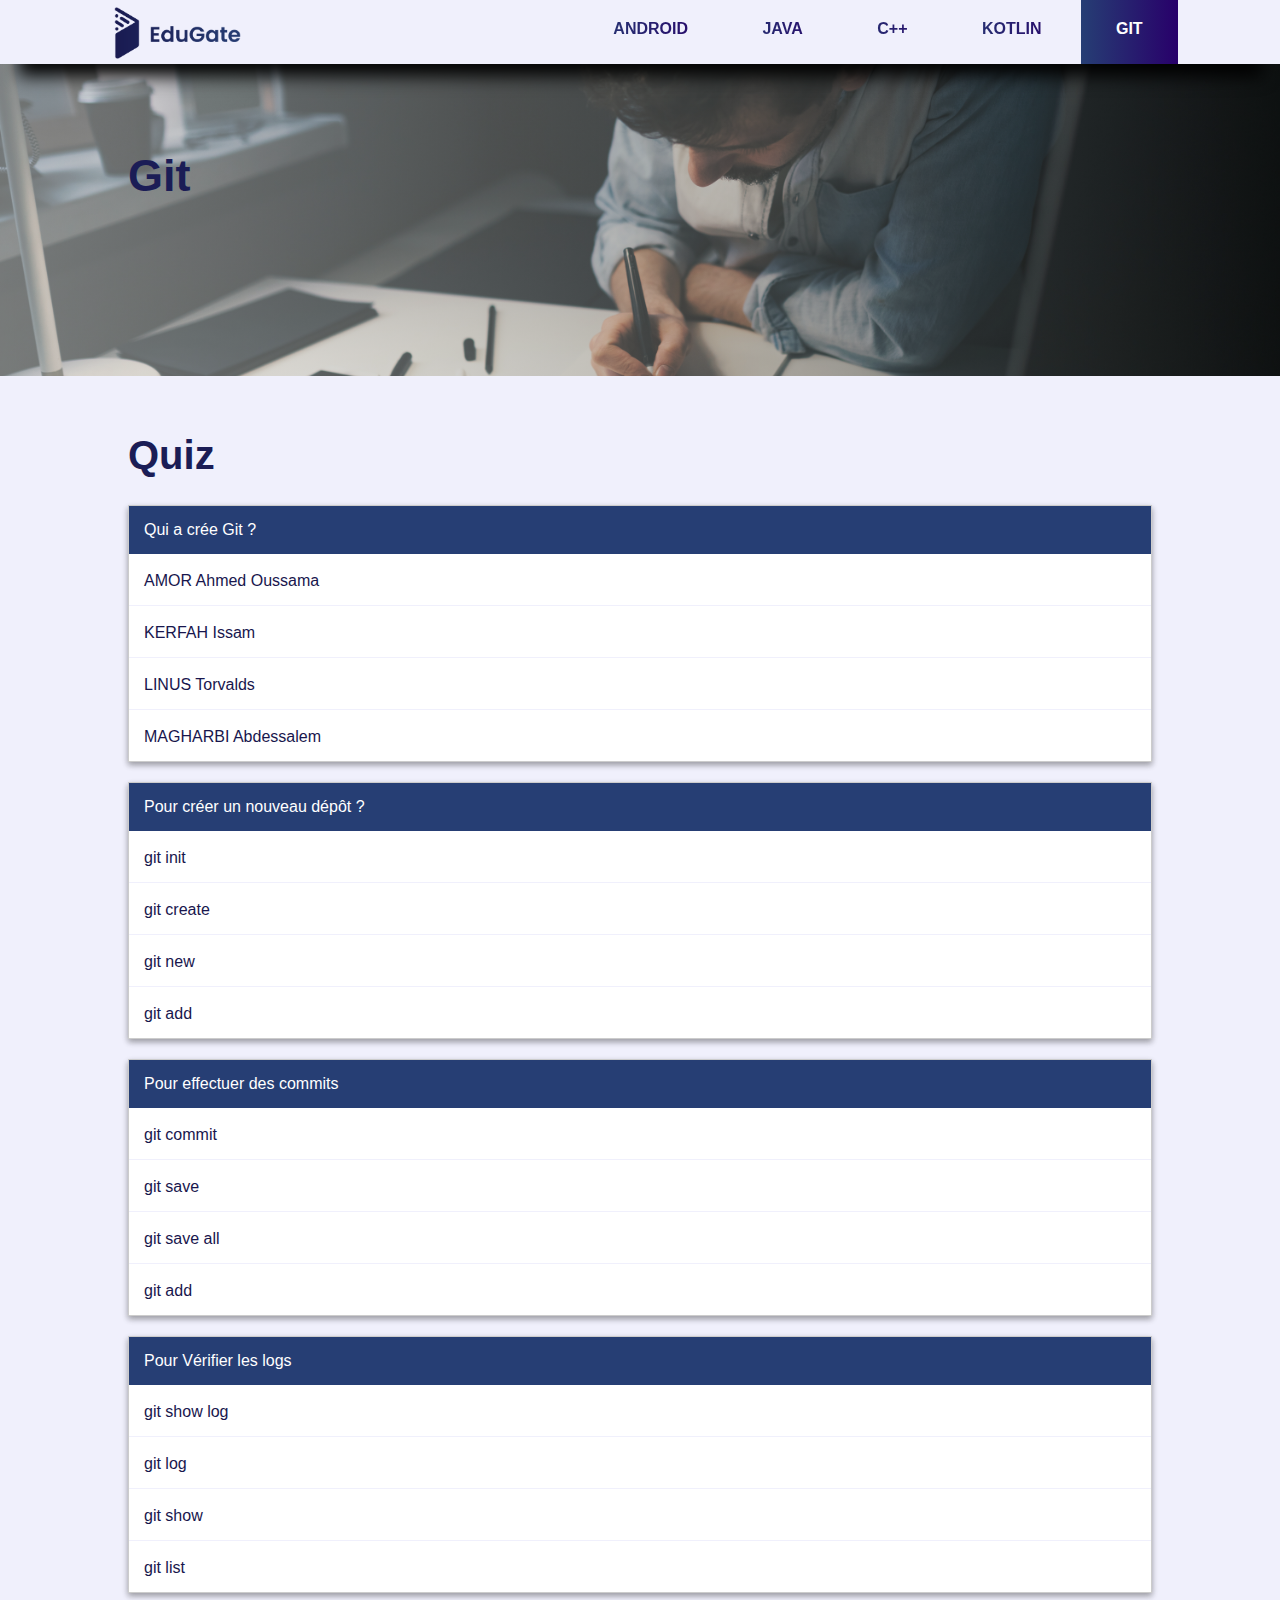
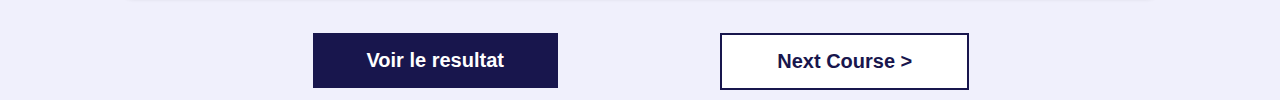
<file: pages/questions/git.html>
<html>
    <head>
        <title>Git | Questions</title>
        <meta charset="UTF-8">
        <link rel="stylesheet" href="../../styles/questions.css">
    </head>
    <body>
        <header>
            <nav>
                <a href="../../index.html">
                    <img src="../../images/EduGateLogo.png" alt="logo">
                </a>
                <ul>
                    <li><a href="../cours/android.html">ANDROID</a></li>
                    <li><a href="../cours/java.html">JAVA</a></li>
                    <li><a href="../cours/cpp.html">C++</a></li>
                    <li><a href="../cours/kotlin.html">KOTLIN</a></li>
                    <li><a href="../cours/git.html" class="active">GIT</a></li>
                </ul>
            </nav>
            <div style="background-image:url('../../images/css-cover.jpg') ">
                <div class="overlay"></div>
                <article>
                    <h1>Git</h1>
                </article>
            </div>
        </header>
        <div class="rowWithTwoColumn">
             <div class="left_col">
                <h1>Quiz</h1>
            </div>
            <div class="right_col">
                <p id="result"></p>
            </div>
        </div>
        <input id="nbr_quest" type="hidden" name="questions_number" value="4">
        <div class="container">
            <div class="question">
                <p class="question-body">Qui a crée Git ?</p>
                <div class="question-content">
                    <ul>
                        <li>
                            <input type='radio' value='a' name='q1' id='radio1'/>
                            <label for='radio1'>AMOR Ahmed Oussama</label>
                        </li>
                        <li>
                            <input type='radio' value='b' name='q1'  id='radio2'/>
                            <label for='radio2'>KERFAH Issam</label>
                        </li>
                        <li>
                            <input type='radio' value='c' name='q1'  id='radio3'/>
                            <label for='radio3'>LINUS Torvalds</label>
                        </li>
                        <li>
                            <input type='radio' value='d' name='q1'  id='radio4'/>
                            <label for='radio4'>MAGHARBI Abdessalem</label>
                        </li>
                    </ul>
                </div>
            </div>
            <div class="question">
                <p class="question-body">Pour créer un nouveau dépôt ?</p>
                <div class="question-content">
                    <ul>
                        <li>
                            <input type='radio' value='a' name='q2' id='radio5'/>
                            <label for='radio5'>git init</label>
                        </li>
                        <li>
                            <input type='radio' value='b' name='q2'  id='radio6'/>
                            <label for='radio6'>git create</label>
                        </li>
                        <li>
                            <input type='radio' value='c' name='q2'  id='radio7'/>
                            <label for='radio7'>git new</label>
                        </li>
                        <li>
                            <input type='radio' value='d' name='q2'  id='radio8'/>
                            <label for='radio8'>git add</label>
                        </li>
                    </ul>
                </div>
            </div>
            <div class="question">
                <p class="question-body">Pour effectuer des commits</p>
                <div class="question-content">
                    <ul>
                        <li>
                            <input type='radio' value='a' name='q3' id='radio9'/>
                            <label for='radio9'>git commit</label>
                        </li>
                        <li>
                            <input type='radio' value='b' name='q3'  id='radio10'/>
                            <label for='radio10'>git save</label>
                        </li>
                        <li>
                            <input type='radio' value='c' name='q3'  id='radio11'/>
                            <label for='radio11'>git save all</label>
                        </li>
                        <li>
                            <input type='radio' value='d' name='q3'  id='radio12'/>
                            <label for='radio12'>git add</label>
                        </li>
                    </ul>
                </div>
            </div>
            <div class="question">
                <p class="question-body">Pour Vérifier les logs</p>
                <div class="question-content">
                    <ul>
                        <li>
                            <input type='radio' value='a' name='q4' id='radio13'/>
                            <label for='radio13'>git show log</label>
                        </li>
                        <li>
                            <input type='radio' value='b' name='q4'  id='radio14'/>
                            <label for='radio14'>git log</label>
                        </li>
                        <li>
                            <input type='radio' value='c' name='q4'  id='radio15'/>
                            <label for='radio15'>git show</label>
                        </li>
                        <li>
                            <input type='radio' value='d' name='q4'  id='radio16'/>
                            <label for='radio16'>git list</label>
                        </li>
                    </ul>
                </div>
            </div>

            <div class="rowWithTwoColumn">
                 <div class="left_col">
                    <a onclick="calcScore(4)" class="effet-centre" href="#">Voir le resultat</a>
                </div>
                <div class="right_col">
                    <a class="effet-centre" href="../cours/android.html">Next Course ></a>
                </div>
            </div>
            
        </div>
        <script src="../../data/data.js"></script>
        <script src="../../scripts/main.js"></script>
    </body>
</html>
</file>
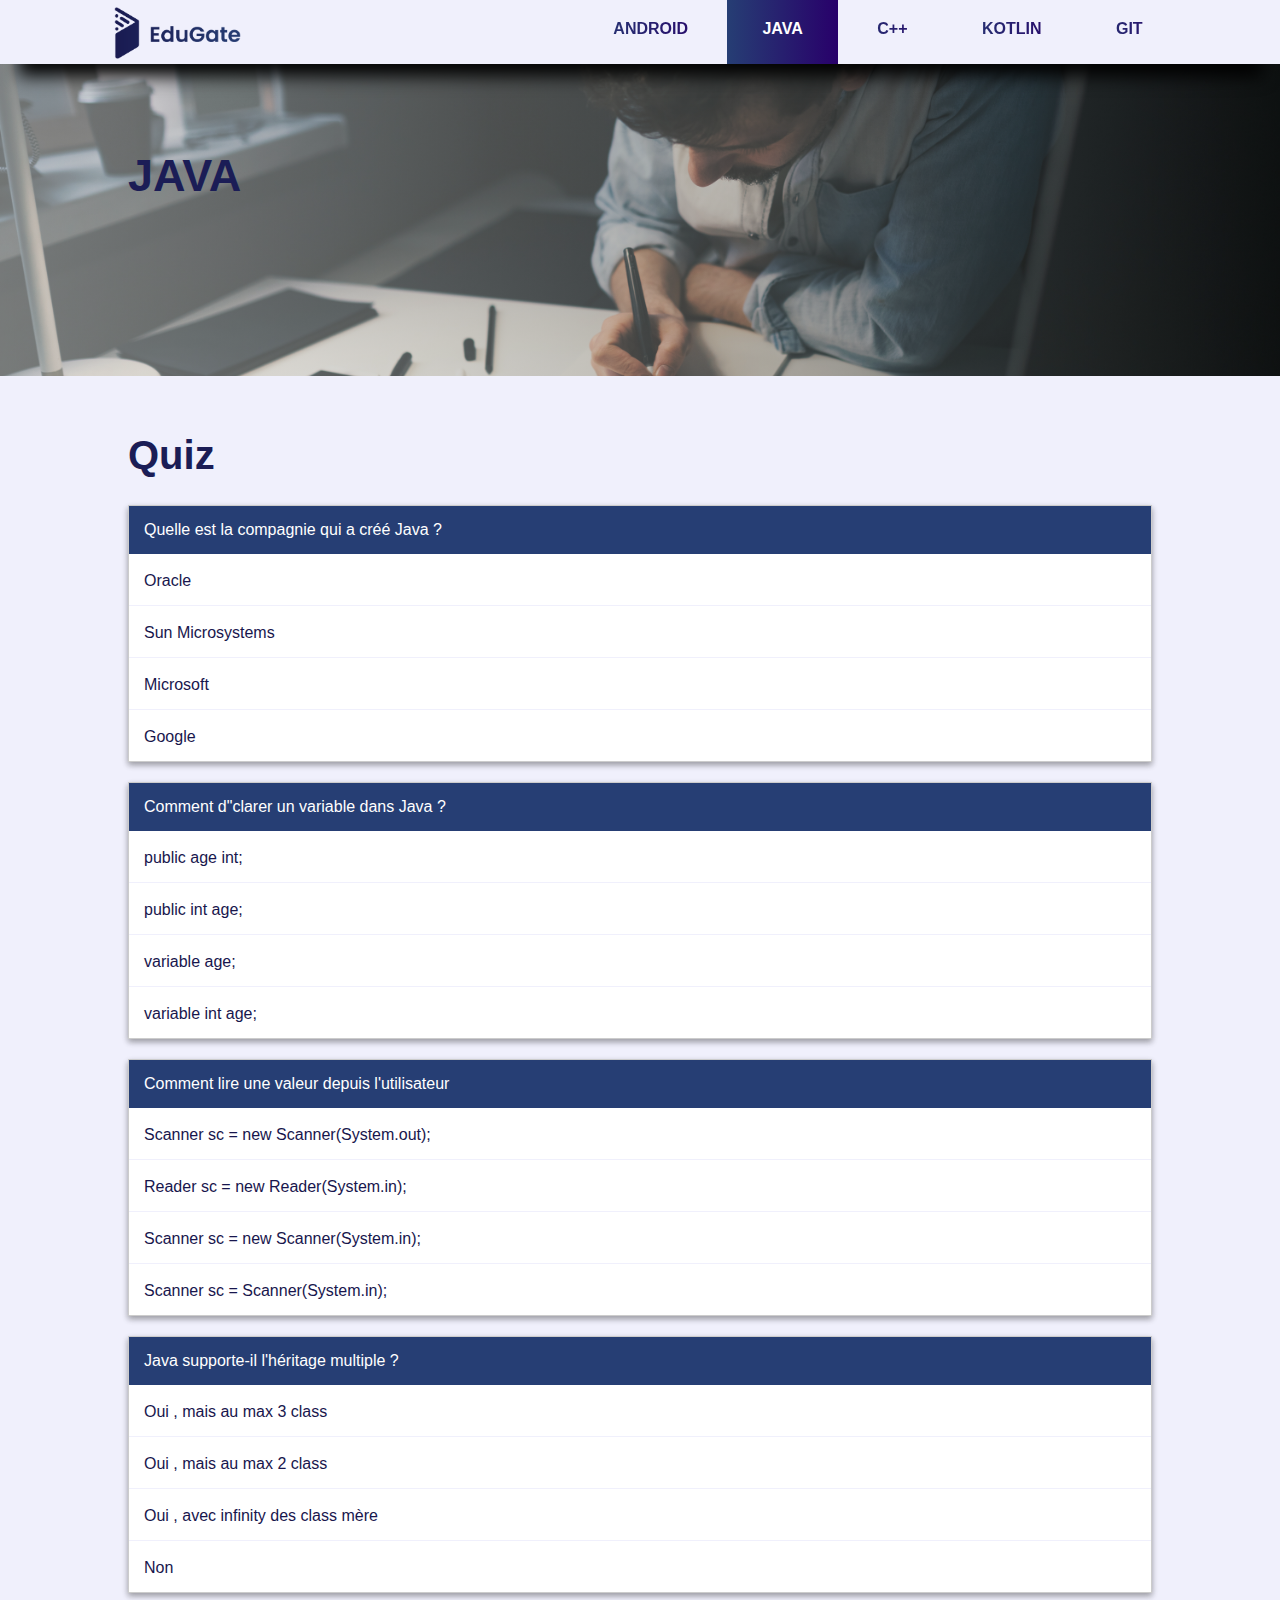
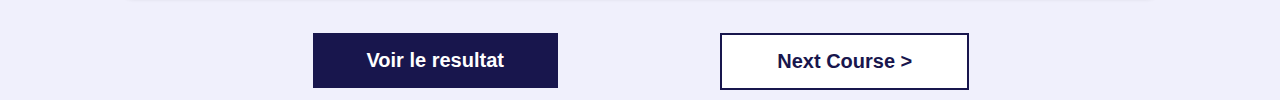
<file: pages/questions/java.html>
<html>
    <head>
        <title>Java | Questions</title>
        <meta charset="UTF-8">
        <link rel="stylesheet" href="../../styles/questions.css">
    </head>
    <body>
        <header>
            <nav>
                <a href="../../index.html">
                    <img src="../../images/EduGateLogo.png" alt="logo">
                </a>
                <ul>
                    <li><a href="../cours/android.html">ANDROID</a></li>
                    <li><a href="../cours/java.html" class="active">JAVA</a></li>
                    <li><a href="../cours/cpp.html">C++</a></li>
                    <li><a href="../cours/kotlin.html">KOTLIN</a></li>
                    <li><a href="../cours/git.html">GIT</a></li>
                </ul>
            </nav>
            <div style="background-image:url('../../images/css-cover.jpg') ">
                <div class="overlay"></div>
                <article>
                    <h1>JAVA</h1>
                </article>
            </div>
        </header>
        <div class="rowWithTwoColumn">
             <div class="left_col">
                <h1>Quiz</h1>
            </div>
            <div class="right_col">
                <p id="result"></p>
            </div>
        </div>
        <input id="nbr_quest" type="hidden" name="questions_number" value="4">
        <div class="container">
            <div class="question">
                <p class="question-body">Quelle est la compagnie qui a créé Java ?</p>
                <div class="question-content">
                    <ul>
                        <li>
                            <input type='radio' value='a' name='q1' id='radio1'/>
                            <label for='radio1'>Oracle</label>
                        </li>
                        <li>
                            <input type='radio' value='b' name='q1'  id='radio2'/>
                            <label for='radio2'>Sun Microsystems</label>
                        </li>
                        <li>
                            <input type='radio' value='c' name='q1'  id='radio3'/>
                            <label for='radio3'>Microsoft</label>
                        </li>
                        <li>
                            <input type='radio' value='d' name='q1'  id='radio4'/>
                            <label for='radio4'>Google</label>
                        </li>
                    </ul>
                </div>
            </div>
            <div class="question">
                <p class="question-body">Comment d"clarer un variable dans Java ?</p>
                <div class="question-content">
                    <ul>
                        <li>
                            <input type='radio' value='a' name='q2' id='radio5'/>
                            <label for='radio5'>public age int;</label>
                        </li>
                        <li>
                            <input type='radio' value='b' name='q2'  id='radio6'/>
                            <label for='radio6'>public int age;</label>
                        </li>
                        <li>
                            <input type='radio' value='c' name='q2'  id='radio7'/>
                            <label for='radio7'>variable age;</label>
                        </li>
                        <li>
                            <input type='radio' value='d' name='q2'  id='radio8'/>
                            <label for='radio8'>variable int age;</label>
                        </li>
                    </ul>
                </div>
            </div>
            <div class="question">
                <p class="question-body">Comment lire une valeur depuis l'utilisateur</p>
                <div class="question-content">
                    <ul>
                        <li>
                            <input type='radio' value='a' name='q3' id='radio9'/>
                            <label for='radio9'>Scanner sc = new Scanner(System.out);</label>
                        </li>
                        <li>
                            <input type='radio' value='b' name='q3'  id='radio10'/>
                            <label for='radio10'>Reader sc = new Reader(System.in);</label>
                        </li>
                        <li>
                            <input type='radio' value='c' name='q3'  id='radio11'/>
                            <label for='radio11'>Scanner sc = new Scanner(System.in);</label>
                        </li>
                        <li>
                            <input type='radio' value='d' name='q3'  id='radio12'/>
                            <label for='radio12'>Scanner sc = Scanner(System.in);</label>
                        </li>
                    </ul>
                </div>
            </div>
            <div class="question">
                <p class="question-body">Java supporte-il l'héritage multiple ?</p>
                <div class="question-content">
                    <ul>
                        <li>
                            <input type='radio' value='a' name='q4' id='radio13'/>
                            <label for='radio13'>Oui , mais au max 3 class</label>
                        </li>
                        <li>
                            <input type='radio' value='b' name='q4'  id='radio14'/>
                            <label for='radio14'>Oui , mais au max 2 class</label>
                        </li>
                        <li>
                            <input type='radio' value='c' name='q4'  id='radio15'/>
                            <label for='radio15'>Oui , avec infinity des class mère</label>
                        </li>
                        <li>
                            <input type='radio' value='d' name='q4'  id='radio16'/>
                            <label for='radio16'>Non</label>
                        </li>
                    </ul>
                </div>
            </div>

            <div class="rowWithTwoColumn">
                 <div class="left_col">
                    <a onclick="calcScore(1)" class="effet-centre" href="#">Voir le resultat</a>
                </div>
                <div class="right_col">
                    <a class="effet-centre" href="../cours/git.html">Next Course ></a>
                </div>
            </div>
            
        </div>
        <script src="../../data/data.js"></script>
        <script src="../../scripts/main.js"></script>
    </body>
</html>
</file>
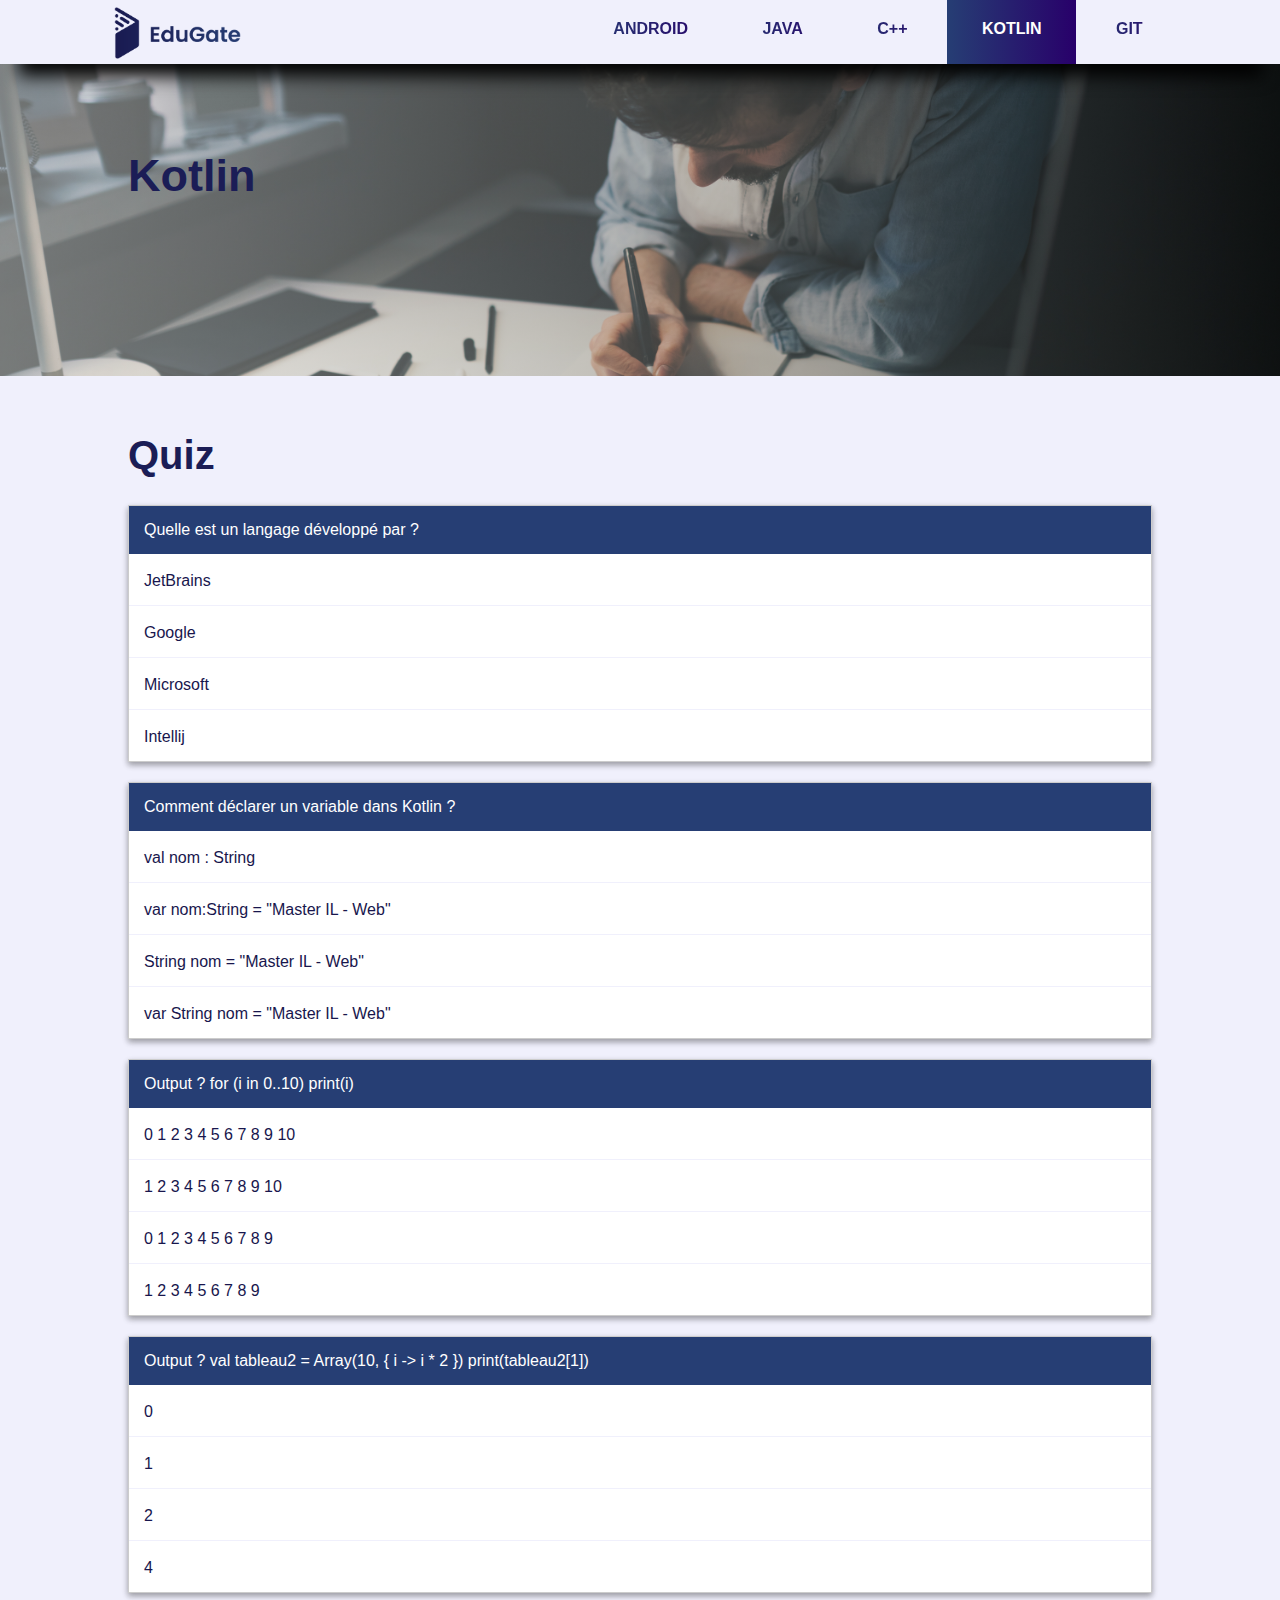
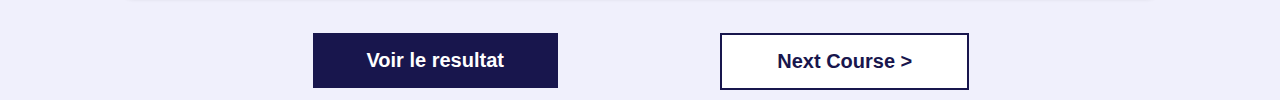
<file: pages/questions/kotlin.html>
<html>
    <head>
        <title>Kotlin | Questions</title>
        <meta charset="UTF-8">
        <link rel="stylesheet" href="../../styles/questions.css">
    </head>
    <body>
        <header>
            <nav>
                <a href="../../index.html">
                    <img src="../../images/EduGateLogo.png" alt="logo">
                </a>
                <ul>
                    <li><a href="../cours/android.html">ANDROID</a></li>
                    <li><a href="../cours/java.html">JAVA</a></li>
                    <li><a href="../cours/cpp.html">C++</a></li>
                    <li><a href="../cours/kotlin.html"  class="active">KOTLIN</a></li>
                    <li><a href="../cours/git.html">GIT</a></li>
                </ul>
            </nav>
            <div style="background-image:url('../../images/css-cover.jpg') ">
                <div class="overlay"></div>
                <article>
                    <h1>Kotlin</h1>
                </article>
            </div>
        </header>
        <div class="rowWithTwoColumn">
             <div class="left_col">
                <h1>Quiz</h1>
            </div>
            <div class="right_col">
                <p id="result"></p>
            </div>
        </div>
        <input id="nbr_quest" type="hidden" name="questions_number" value="4">
        <div class="container">
            <div class="question">
                <p class="question-body">Quelle est un langage développé par ?</p>
                <div class="question-content">
                    <ul>
                        <li>
                            <input type='radio' value='a' name='q1' id='radio1'/>
                            <label for='radio1'>JetBrains</label>
                        </li>
                        <li>
                            <input type='radio' value='b' name='q1'  id='radio2'/>
                            <label for='radio2'>Google</label>
                        </li>
                        <li>
                            <input type='radio' value='c' name='q1'  id='radio3'/>
                            <label for='radio3'>Microsoft</label>
                        </li>
                        <li>
                            <input type='radio' value='d' name='q1'  id='radio4'/>
                            <label for='radio4'>Intellij</label>
                        </li>
                    </ul>
                </div>
            </div>
            <div class="question">
                <p class="question-body">Comment déclarer un variable dans Kotlin ?</p>
                <div class="question-content">
                    <ul>
                        <li>
                            <input type='radio' value='a' name='q2' id='radio5'/>
                            <label for='radio5'>val nom : String</label>
                        </li>
                        <li>
                            <input type='radio' value='b' name='q2'  id='radio6'/>
                            <label for='radio6'>var nom:String = "Master IL - Web"</label>
                        </li>
                        <li>
                            <input type='radio' value='c' name='q2'  id='radio7'/>
                            <label for='radio7'>String nom = "Master IL - Web"</label>
                        </li>
                        <li>
                            <input type='radio' value='d' name='q2'  id='radio8'/>
                            <label for='radio8'>var String nom = "Master IL - Web"</label>
                        </li>
                    </ul>
                </div>
            </div>
            <div class="question">
                <p class="question-body">Output ? for (i in 0..10) print(i)</p>
                <div class="question-content">
                    <ul>
                        <li>
                            <input type='radio' value='a' name='q3' id='radio9'/>
                            <label for='radio9'>0 1 2 3 4 5 6 7 8 9 10</label>
                        </li>
                        <li>
                            <input type='radio' value='b' name='q3'  id='radio10'/>
                            <label for='radio10'>1 2 3 4 5 6 7 8 9 10</label>
                        </li>
                        <li>
                            <input type='radio' value='c' name='q3'  id='radio11'/>
                            <label for='radio11'>0 1 2 3 4 5 6 7 8 9 </label>
                        </li>
                        <li>
                            <input type='radio' value='d' name='q3'  id='radio12'/>
                            <label for='radio12'>1 2 3 4 5 6 7 8 9</label>
                        </li>
                    </ul>
                </div>
            </div>
            <div class="question">
                <p class="question-body">Output ? val tableau2 = Array(10, { i -> i * 2 }) print(tableau2[1])</p>
                <div class="question-content">
                    <ul>
                        <li>
                            <input type='radio' value='a' name='q4' id='radio13'/>
                            <label for='radio13'>0</label>
                        </li>
                        <li>
                            <input type='radio' value='b' name='q4'  id='radio14'/>
                            <label for='radio14'>1</label>
                        </li>
                        <li>
                            <input type='radio' value='c' name='q4'  id='radio15'/>
                            <label for='radio15'>2</label>
                        </li>
                        <li>
                            <input type='radio' value='d' name='q4'  id='radio16'/>
                            <label for='radio16'>4</label>
                        </li>
                    </ul>
                </div>
            </div>

            <div class="rowWithTwoColumn">
                 <div class="left_col">
                    <a onclick="calcScore(3)" class="effet-centre" href="#">Voir le resultat</a>
                </div>
                <div class="right_col">
                    <a class="effet-centre" href="../catalogue.html">Next Course ></a>
                </div>
            </div>
            
        </div>
        <script src="../../data/data.js"></script>
        <script src="../../scripts/main.js"></script>
    </body>
</html>
</file>
<file: styles/cours.css>
body{
    margin: 0;
    font-family: 'Montserrat', sans-serif;
}

header nav{
    padding: 0 7%;
    height: 64px;
    box-shadow: -30px 23px 40px -25px #000;
    position: relative;
    padding: 0px 8%;
    z-index: 99;
}

header nav a >img{
    width: 14%;
    float: left;
    margin: -2px 0;
}

header nav>ul{
    float: right;
    height: 100%;
    margin: 0;
    overflow: hidden;
}

header nav>ul li{
    display: inline-block;
    height: 100%;
}
header nav>ul li a {
    text-decoration: none;
    padding: 20px 35px;
    display: block;
    -webkit-background-image: linear-gradient(to right,#263e74,#100065);
    background-image: linear-gradient(to right,#263e74,#28006a);
    color:transparent;
    -webkit-background-clip: text;
    background-clip: text;
    font-weight: bold;
    height: 100%;
}

header nav>ul li a.active{
    -webkit-background-image: linear-gradient(to right,#263e74,#28006a);
    background-image: linear-gradient(to right,#263e74,#28006a);
    -webkit-background-clip: unset;
    background-clip: unset;
    color: white;
}

header nav>ul li a:hover{
    -webkit-background-image: linear-gradient(to right,#263e74,#28006a);
    background-image: linear-gradient(to right,#263e74,#28006a);
    -webkit-background-clip: unset;
    background-clip: unset;
    color: white;
}

header>div{
    display: block;
    width: 100%;
    height: 312px;
    background-position: center;
    background-size: cover;
    position: relative;
}

header>div .overlay{
    display: block;
    width: 100%;
    height: 100%;
    opacity: .8;
    background-image: linear-gradient(to right,#fff,#ffffff6b);
}
header>div article{
    position: absolute;
    top: 18%;
    left: 10%;
    width: 45%;
    color:#1c004a;;
}
header>div article h1{
    font-size: 65px;
    margin-bottom: 10px;
}
header>div article P{
    font-size: 20px;
    text-align: justify;
    margin-top: 5px;
}


/* Cours Contenu */

main{
    width: 90%;
    margin: 0 auto;
    position: relative;
}

main section{
    width: 75%;
    float: left;
    padding: 20px;
}

main section h2{
    font-size: 32px;
    color: #28006a;
}

main section p,
main section ul{
    font-size: 14px;
    text-align: justify;
    color: #666;
}
main section>aside{
    margin: 40px auto;
    width: 60%;
}
main section>aside a{
    display: inline-block;
    text-decoration: none;
    padding: 15px 40px;
    font-weight: bold;
}

main section>aside a:first-child{
    -webkit-background-image: linear-gradient(to right,#263e74,#28006a);
    background-image: linear-gradient(to right,#263e74,#28006a);
    color: #fff;
    margin-right: 50px;
}
main section>aside a:last-child{
    border: 3px solid #28006a;
    color: #28006a;
}

main section>aside a:hover:last-child{
     -webkit-background-image: linear-gradient(to right,#263e74,#28006a);
    background-image: linear-gradient(to right,#263e74,#28006a);
    color: #fff;
}

main>aside{
    width: 20%;
    position: absolute;
    height: 100%;
    right: 0;
    box-shadow: -9px -3px 15px -14px #000;
}
main>aside ul{
    list-style: none;
    margin-top: 30px;
}
main>aside ul li{
    margin-bottom: 25px;
}
main aside ul li a{
    text-decoration: none;
    font-size: 20px;
    font-weight: bold;
    -webkit-background-image: linear-gradient(to right,#263e74,#28006a);
    background-image: linear-gradient(to right,#263e74,#28006a);
    color:transparent;
    -webkit-background-clip: text;
    background-clip: text;
}
</file>
<file: styles/questions.css>
body{
    margin: 0;
    font-family: 'Montserrat', sans-serif;
    background-color: #F0F0FC;
}

header nav{
    padding: 0 7%;
    height: 64px;
    box-shadow: 0px 30px 18px -18px #000;
    position: relative;
    padding: 0px 8%;
    z-index: 99;
}

header nav a >img{
    width: 14%;
    float: left;
}

header nav>ul{
    float: right;
    height: 100%;
    margin: 0;
    overflow: hidden;
}

header nav>ul li{
    display: inline-block;
    height: 100%;
}
header nav>ul li a {
    text-decoration: none;
    padding: 20px 35px;
    display: block;
    -webkit-background-image: linear-gradient(to right,#263e74,#100065);
    background-image: linear-gradient(to right,#263e74,#28006a);
    color:transparent;
    -webkit-background-clip: text;
    background-clip: text;
    font-weight: bold;
    height: 100%;
}

header nav>ul li a.active{
    -webkit-background-image: linear-gradient(to right,#263e74,#28006a);
    background-image: linear-gradient(to right,#263e74,#28006a);
    -webkit-background-clip: unset;
    background-clip: unset;
    color: white;
}

header nav>ul li a:hover{
    -webkit-background-image: linear-gradient(to right,#263e74,#28006a);
    background-image: linear-gradient(to right,#263e74,#28006a);
    -webkit-background-clip: unset;
    background-clip: unset;
    color: white;
}

header>div{
    display: block;
    width: 100%;
    height: 312px;
    background-position: center;
    background-size: cover;
    position: relative;
}

header>div .overlay{
    display: block;
    width: 100%;
    height: 100%;
    opacity: .4;
    background-image: linear-gradient(to right,#fff,#000);
}
header>div article{
    position: absolute;
    top: 18%;
    left: 10%;
    width: 45%;
    color:#1c004a;;
}
header>div article h1{
    font-size: 45px;
    margin-bottom: 10px;
}
header>div article P{
    font-size: 20px;
    text-align: justify;
    margin-top: 5px;
}


.question{
    border: 1px solid #ccc;
    padding: 0px;
    margin: 20px 0px;
    background-color: blue;
    box-shadow: 0 3px 6px rgba(0,0,0,0.16), 0 3px 6px rgba(0,0,0,0.23);
}

.question-body{
    margin: 0px;
    padding: 15px;
    background-color: #263E74;
    color: #FFFFFF;
}

.question-content li{
    border-bottom: 1px solid #F0F0FC;
}


.question-content li input{
    appearance: none;
    -webkit-appearance: none;
    -moz-appearance: none;
    -ms-appearance: none;
    -o-appearance: none;
}

input {
    cursor: pointer;
}
input:checked + label {
    background: #F0F0FC;
}

label{
    width: 100%;
    display: inline-block;
    height: auto;
    padding: 15px;
    box-sizing: border-box;
    margin: 0px;
    color: #18164D;
    cursor: pointer;
}
.question-content ul{
    padding: 0px;
    margin: 0px;
}
.question-content li{
    background-color: #FFFFFF;
    margin: 0px;
    padding: 0px;
    list-style: none;
    display: block;
    width: 100%;

}
.question-content li:last-child{
    border : none;
}
h1{
    text-align: left;
    color : #1B1D56;
    font-size: 40px;
}
.container{
    clear: both;
    width: 80%;
    margin: 30px auto;
}

#result{
    background: #DD1B3C;
    color: #fff;
    padding: 20px;
    width: 50%;
    margin: 10px auto;
    text-align: center;
    visibility: hidden;
    font-weight: bold;
    font-size: 20px;
}

.rowWithTwoColumn{
    width: 80%;
    margin: 30px auto;
}
.left_col {
   float:left;
   width:50%;

}
.right_col {
   float:right;
   width:50%;
}
.container>div{
    
}


.left_col  a{
    text-align: center;
    background: #18164D;
    text-decoration: none;
    padding: 16px 20px;
    color: #FFF;
    margin: 10px auto;
    display: block;
    width: 50%;
    font-size: 20px;
    font-weight: bold;

}
.right_col a{
    text-align: center;
    background: #FFFFFF;
    text-decoration: none;
    padding: 15px 20px;
    color: #18164D;
    margin: 10px auto;
    display: block;
    width: 50%;
    border : 2px solid #18164D;
    font-size: 20px;
    font-weight: bold;

}

.effet-centre:hover{
      box-shadow: 0 14px 28px rgba(0,0,0,0.25), 0 10px 10px rgba(0,0,0,0.22);
}
</file>
